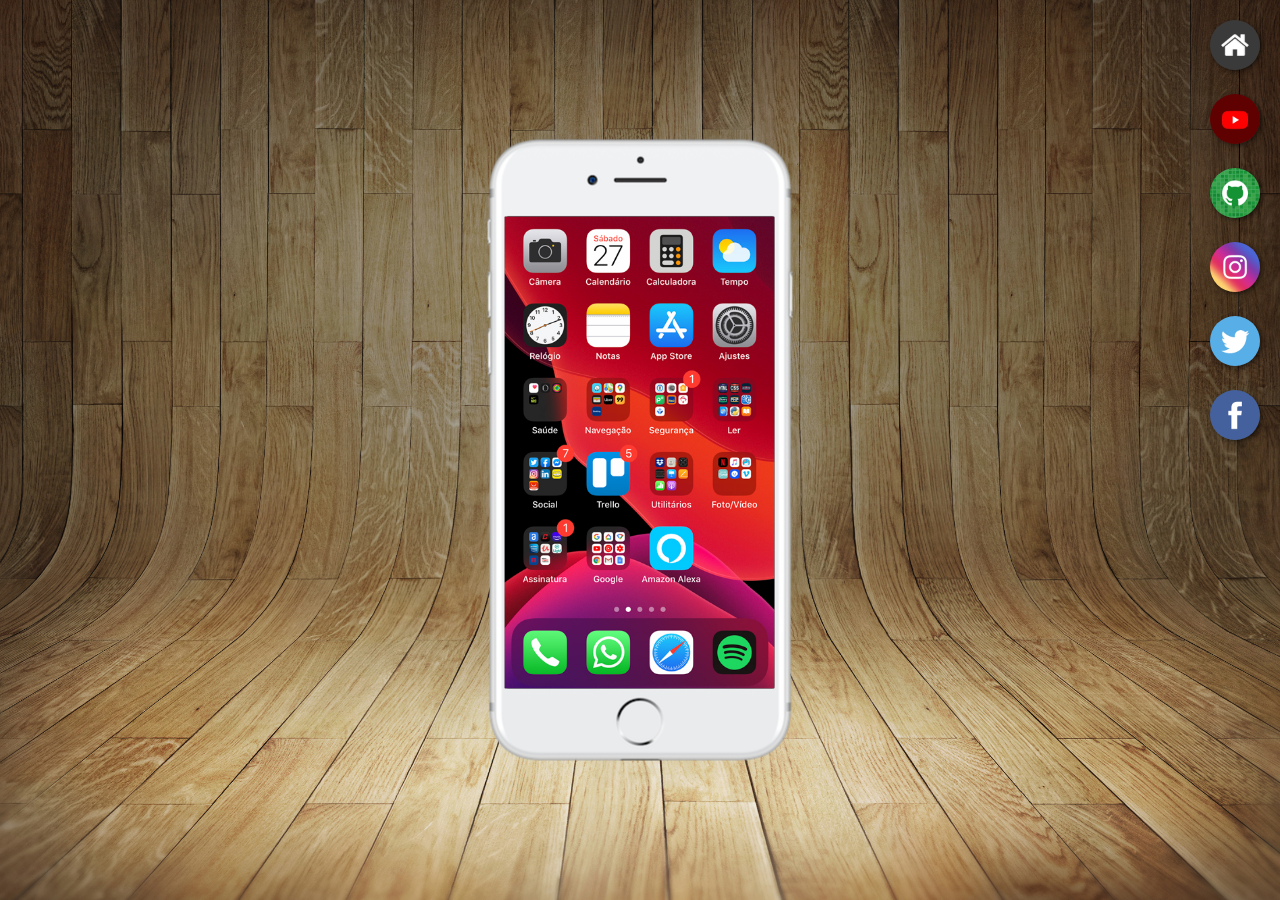
<file: index.html>
<!DOCTYPE html>
<html lang="en">

<head>
    <meta charset="UTF-8">
    <meta name="viewport" content="width=device-width, initial-scale=1.0">
    <title>Projetos Redes Sociais</title>
    <link rel="stylesheet" href="ex042.css">
    <link rel="shortcut icon" href="midias/favicon.ico" type="image/x-icon">
</head>

<body>
    <main>
        <section id="telefone">
            <iframe src="home.html" name="tela" id="tela" frameborder="0">Seu navegador não é compatível com esse site</iframe>
        </section>
        <section id="redes-sociais">
            <a href="home.html" target="tela" id="tela">
                <img src="midias/logo-home.jpg" alt="home">
            </a>
            <br>
            <a href="youtube.html" target="tela" id="tela">
                <img src="midias/logo-youtube.jpg" alt="youtube">
            </a>
            <br>
            <a href="github.html" target="tela" id="tela">
                <img src="midias/logo-github.jpg" alt="github">
            </a>
            <br>
            <a href="instagram.html" target="tela" id="tela">
                <img src="midias/logo-instagram.jpg" alt="instagram">
            </a>
            <br>
            <a href="twitter.html" target="tela" id="tela">
                <img src="midias/logo-twitter.jpg" alt="twitter">
            </a>
            <br>
            <a href="facebook.html" target="tela" id="tela">
                <img src="midias/logo-facebook.jpg" alt="facebook">
            </a>
        </section>
    </main>
</body>

</html>
</file>
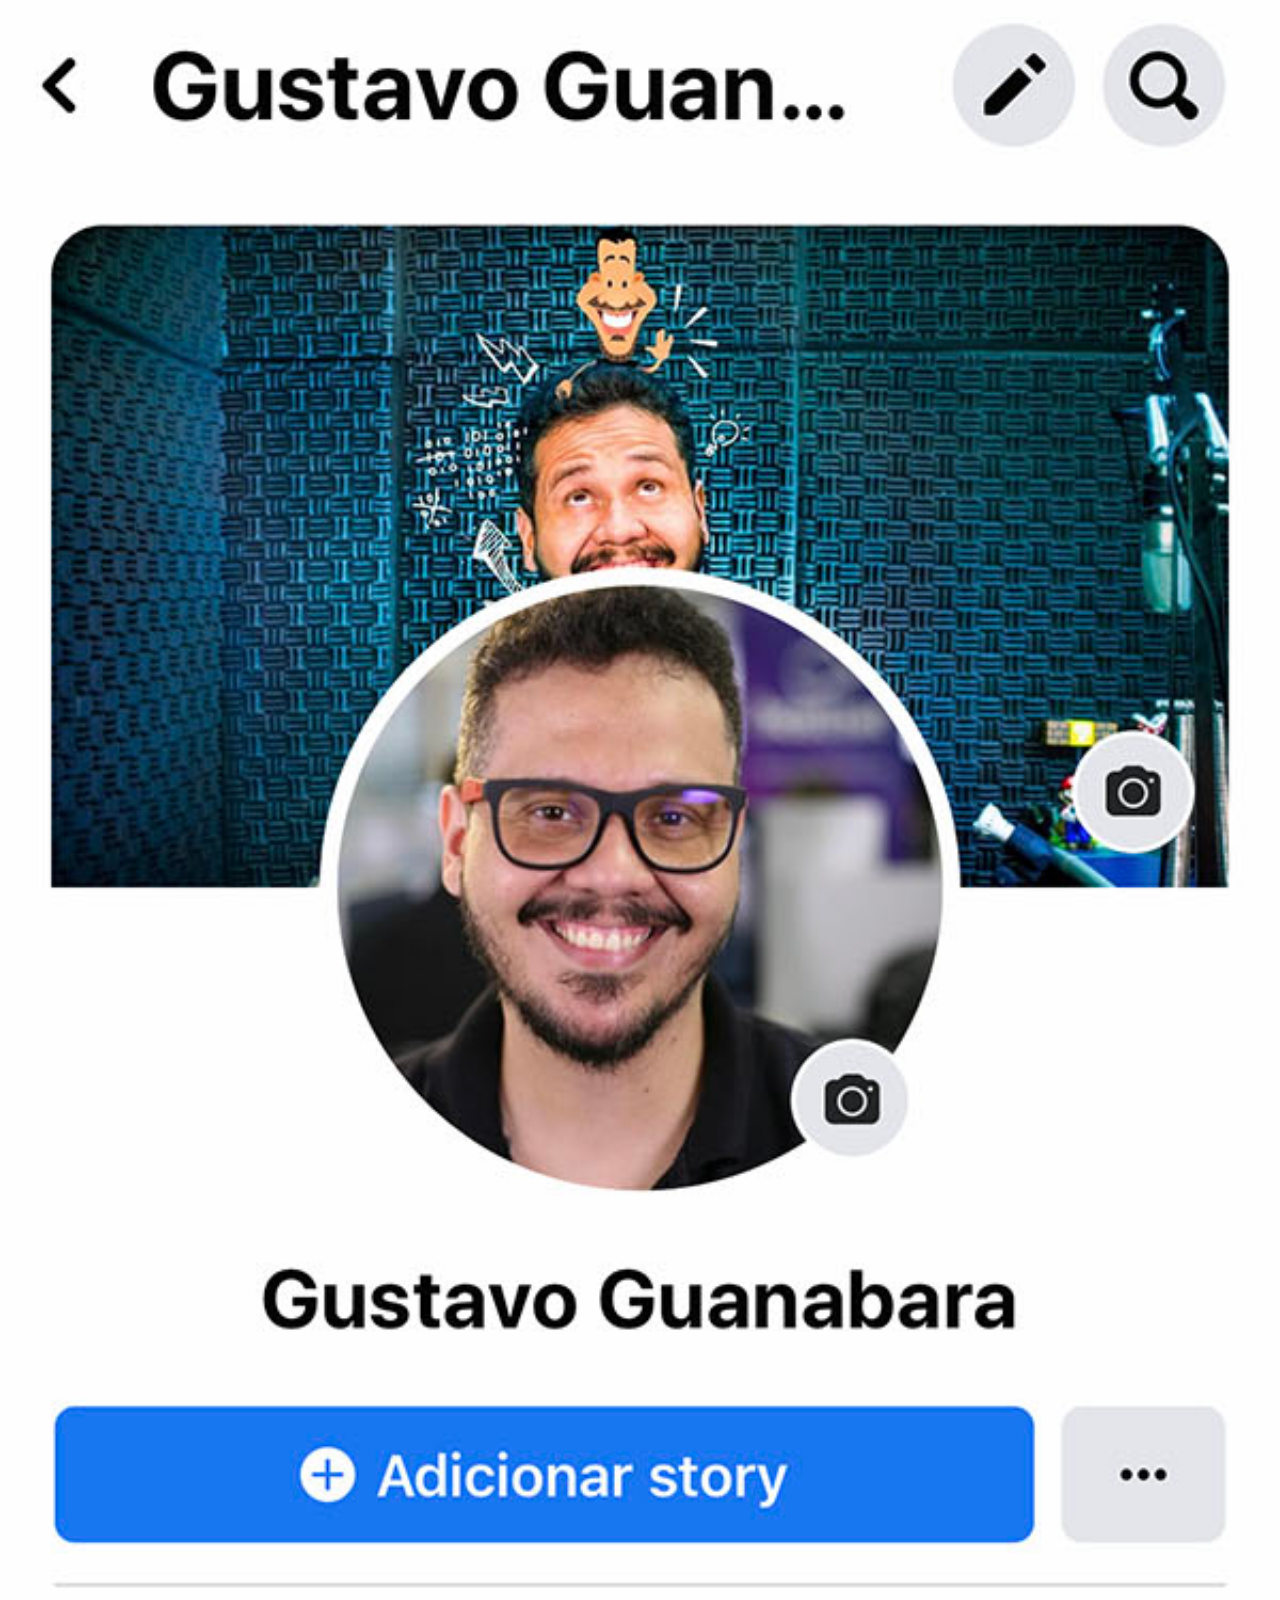
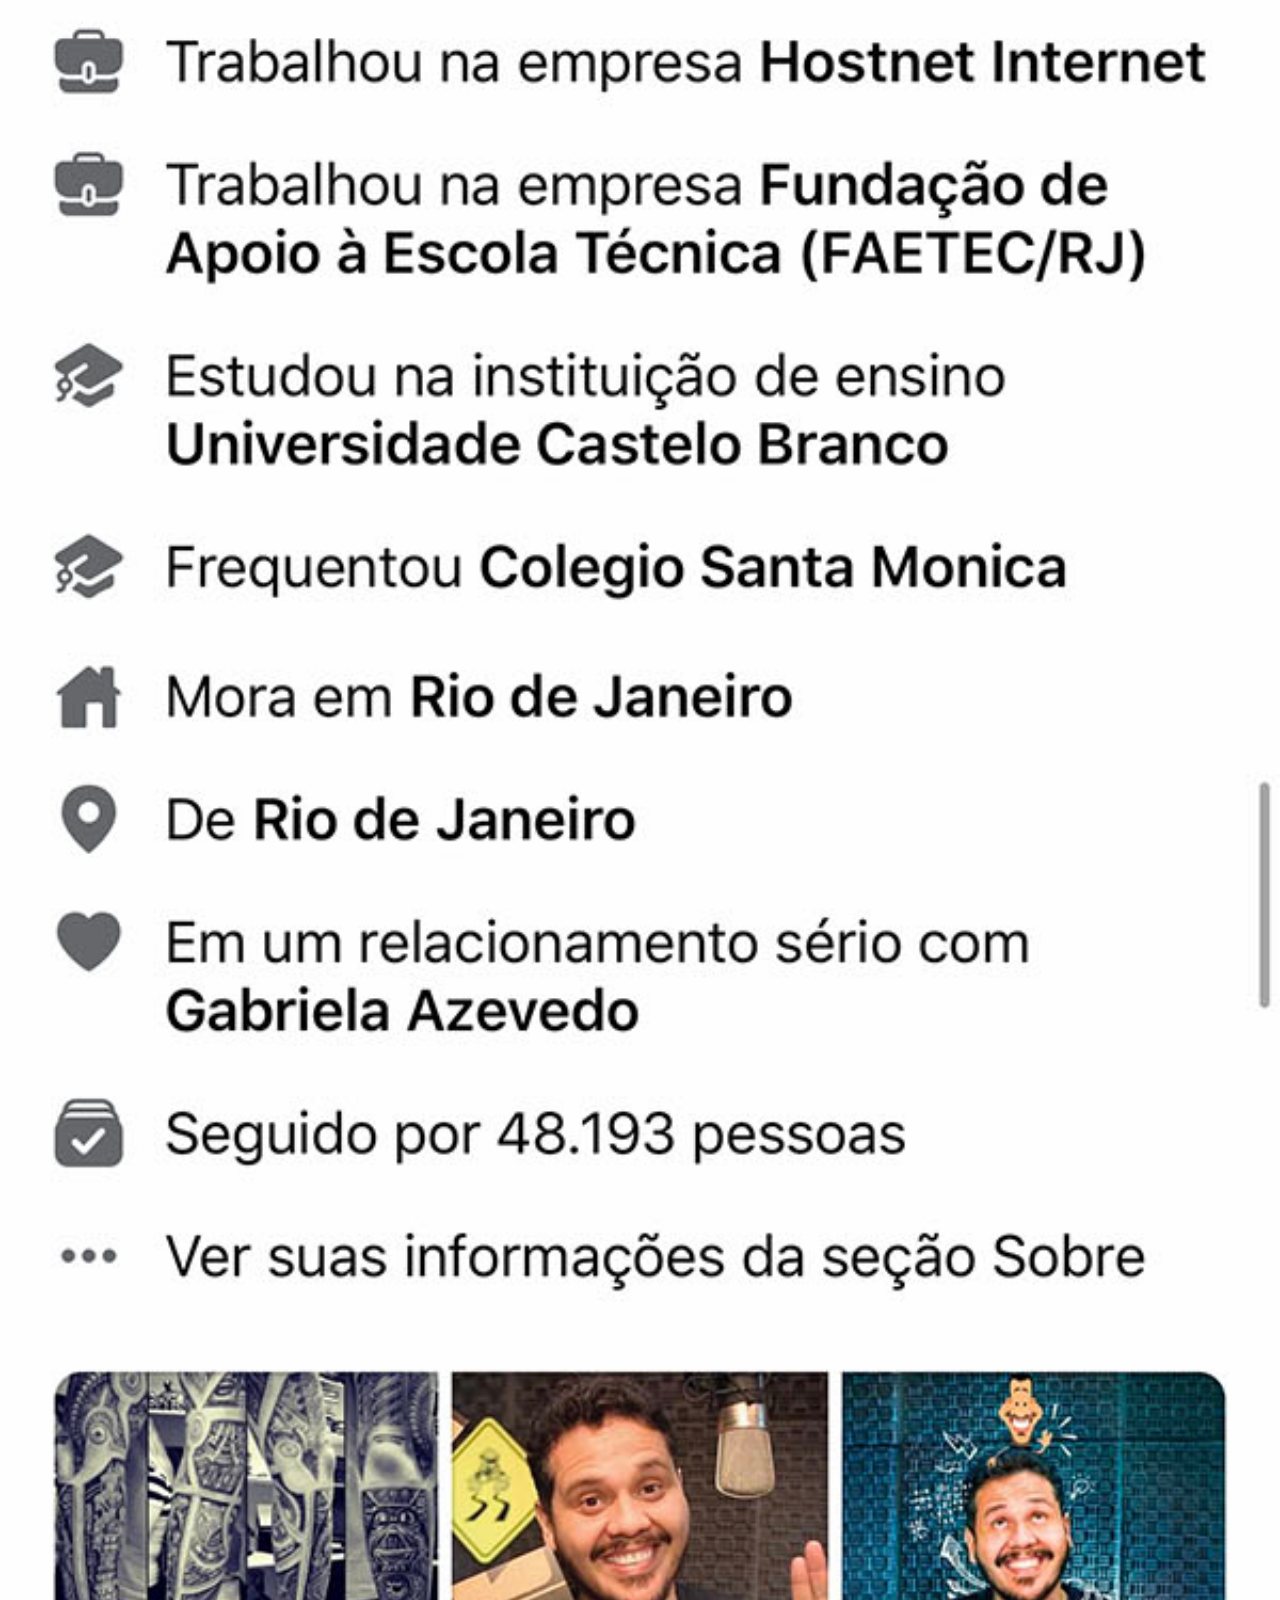
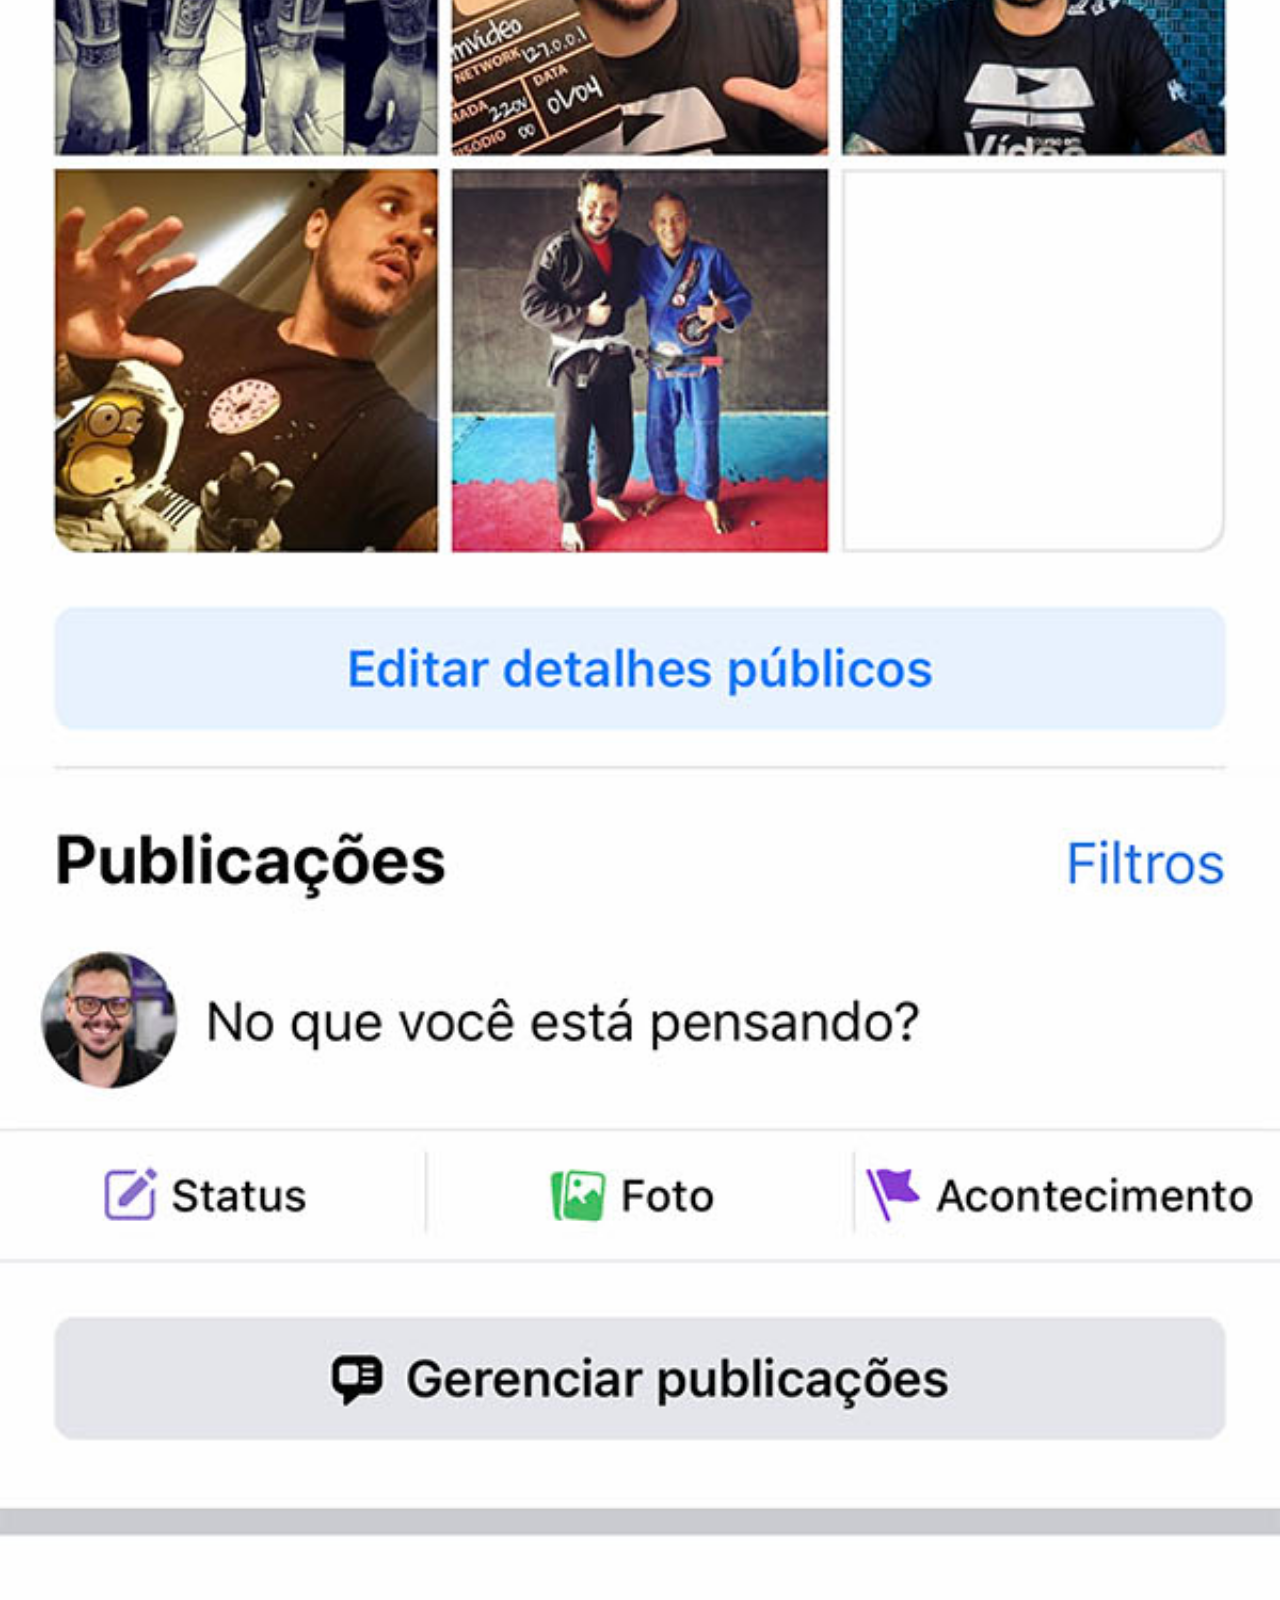
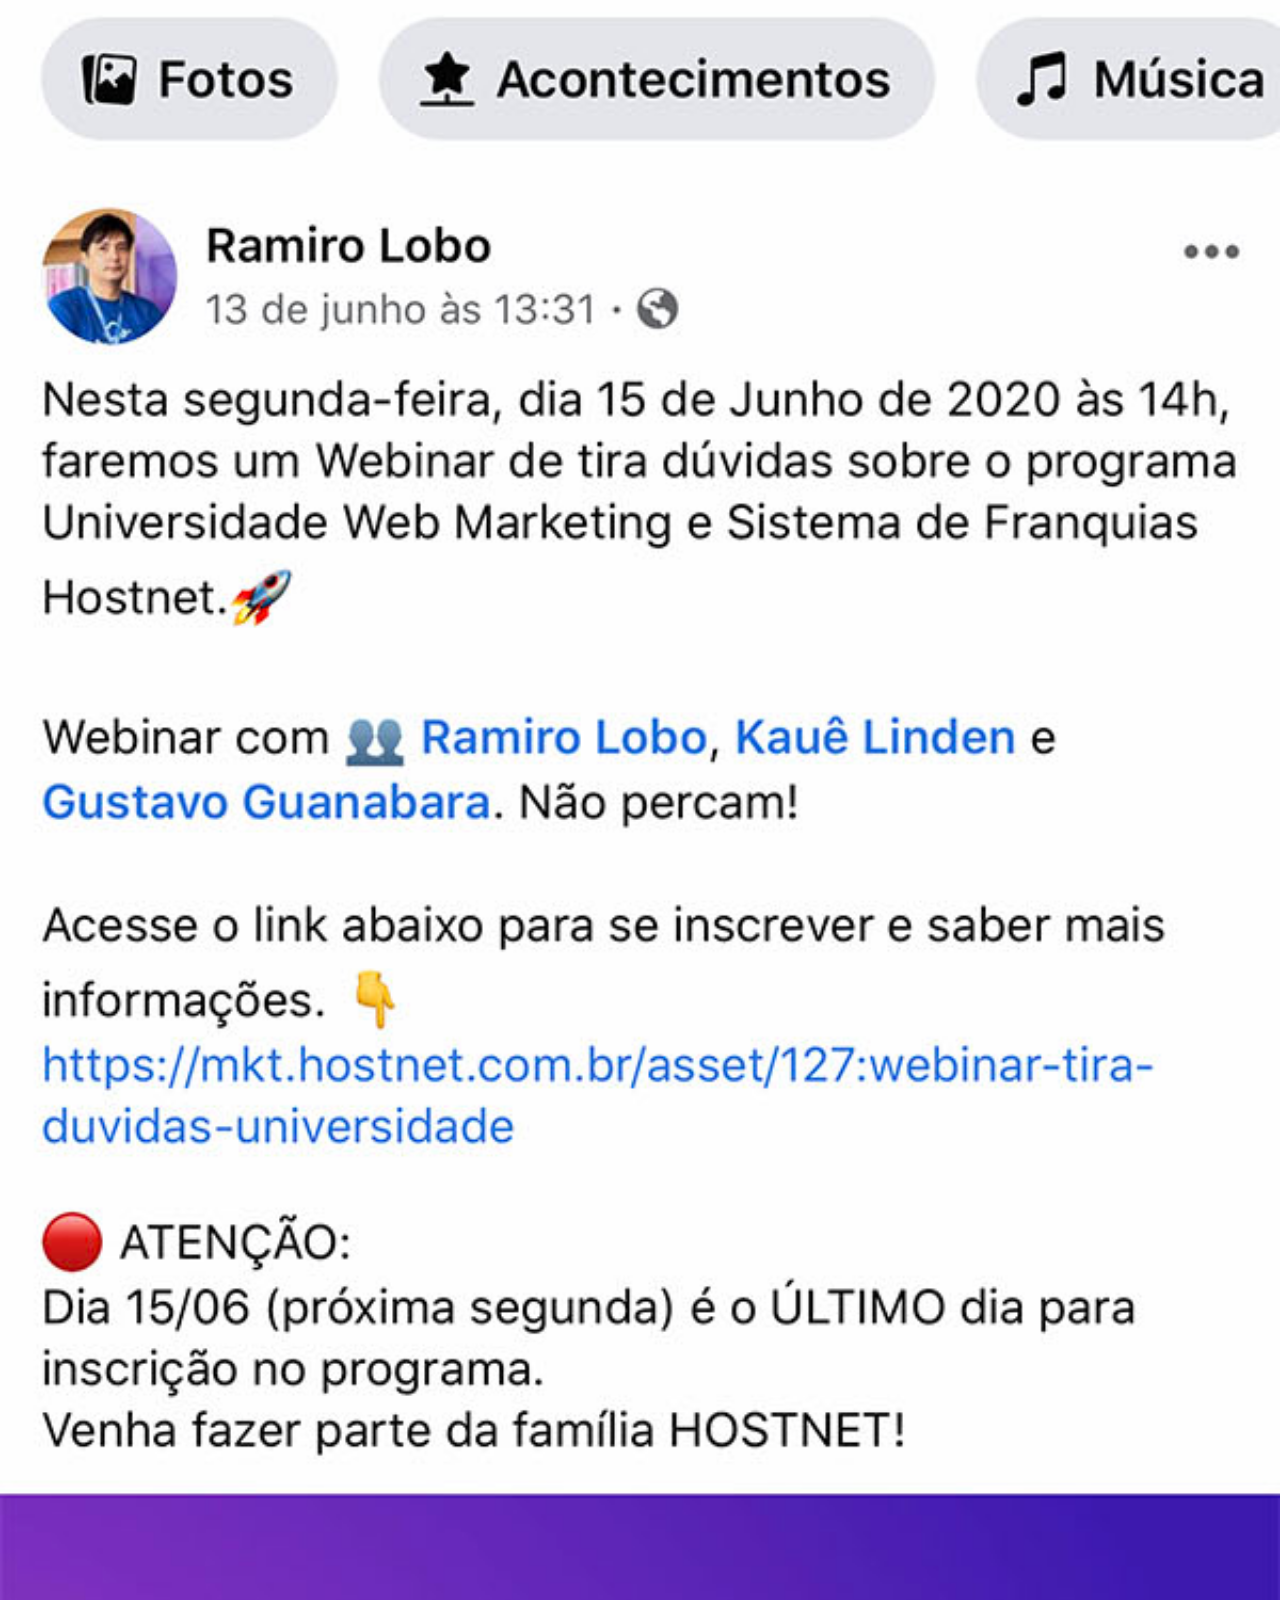
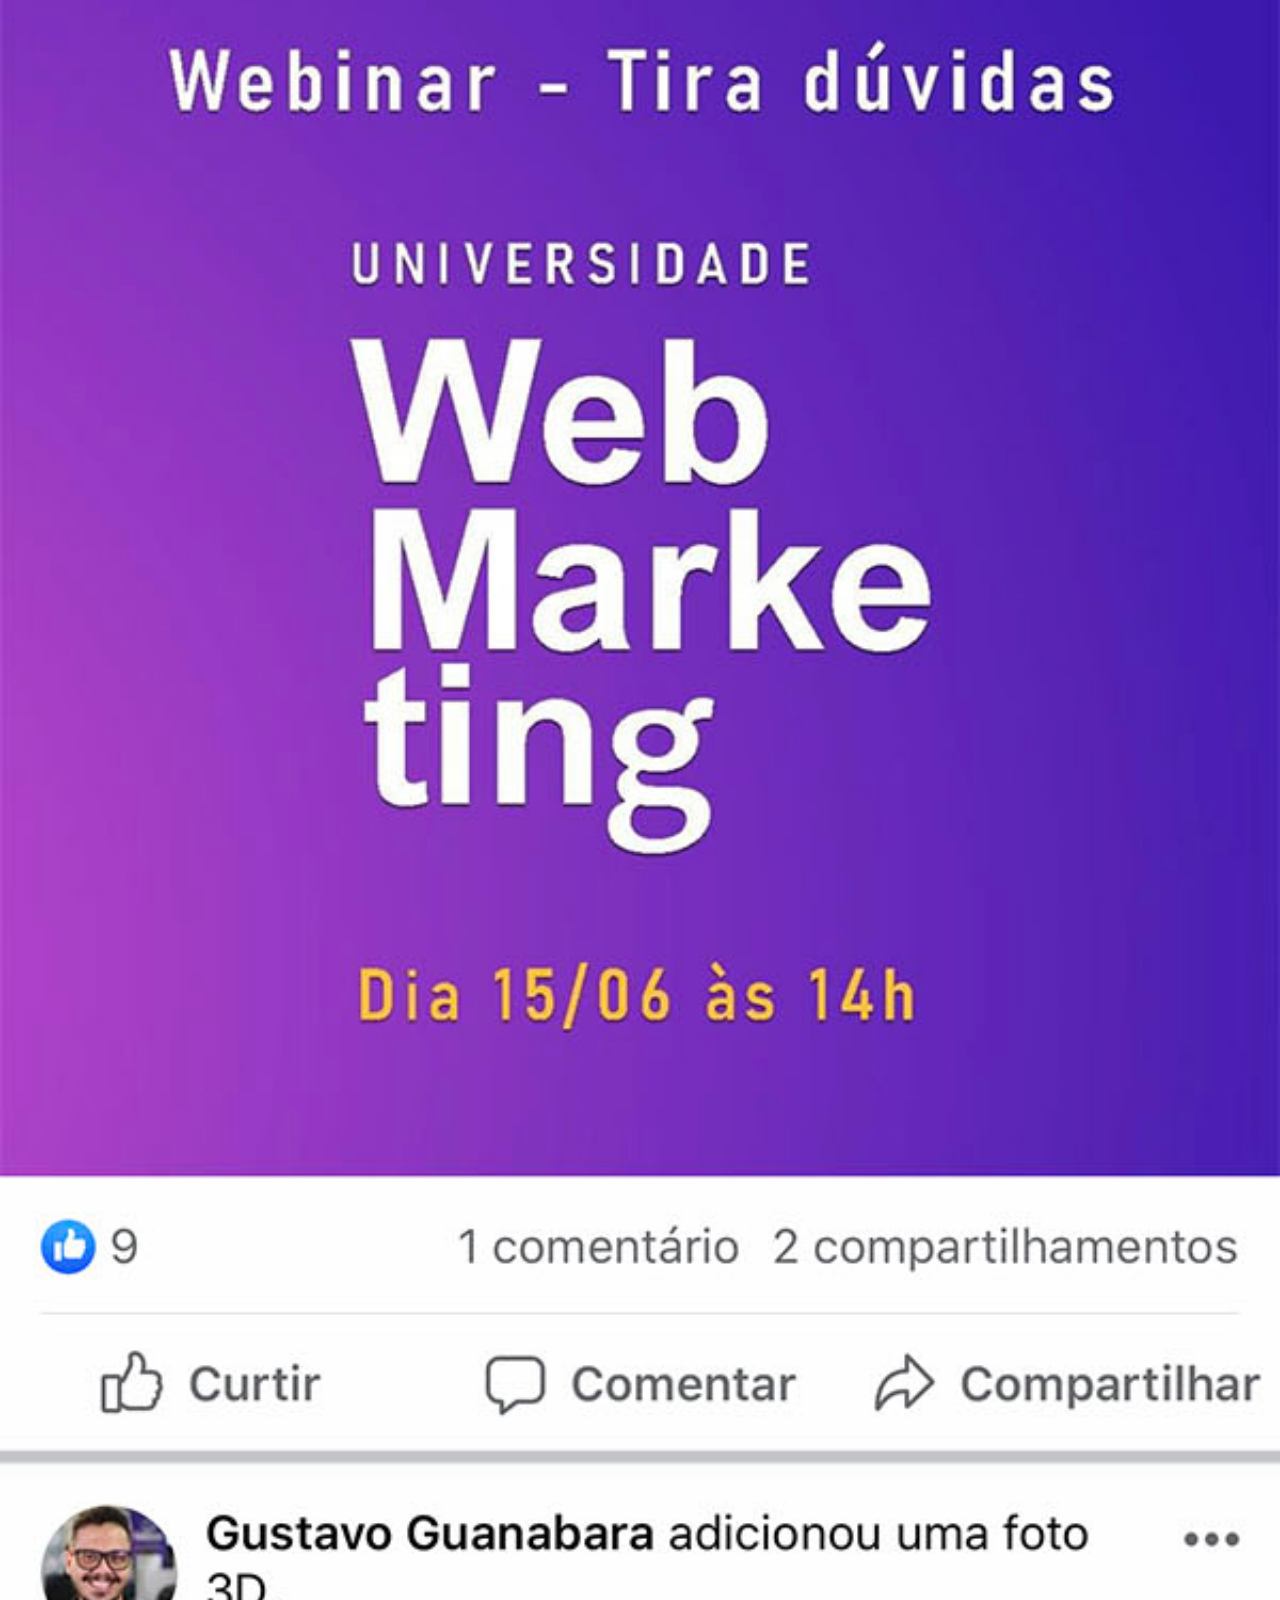
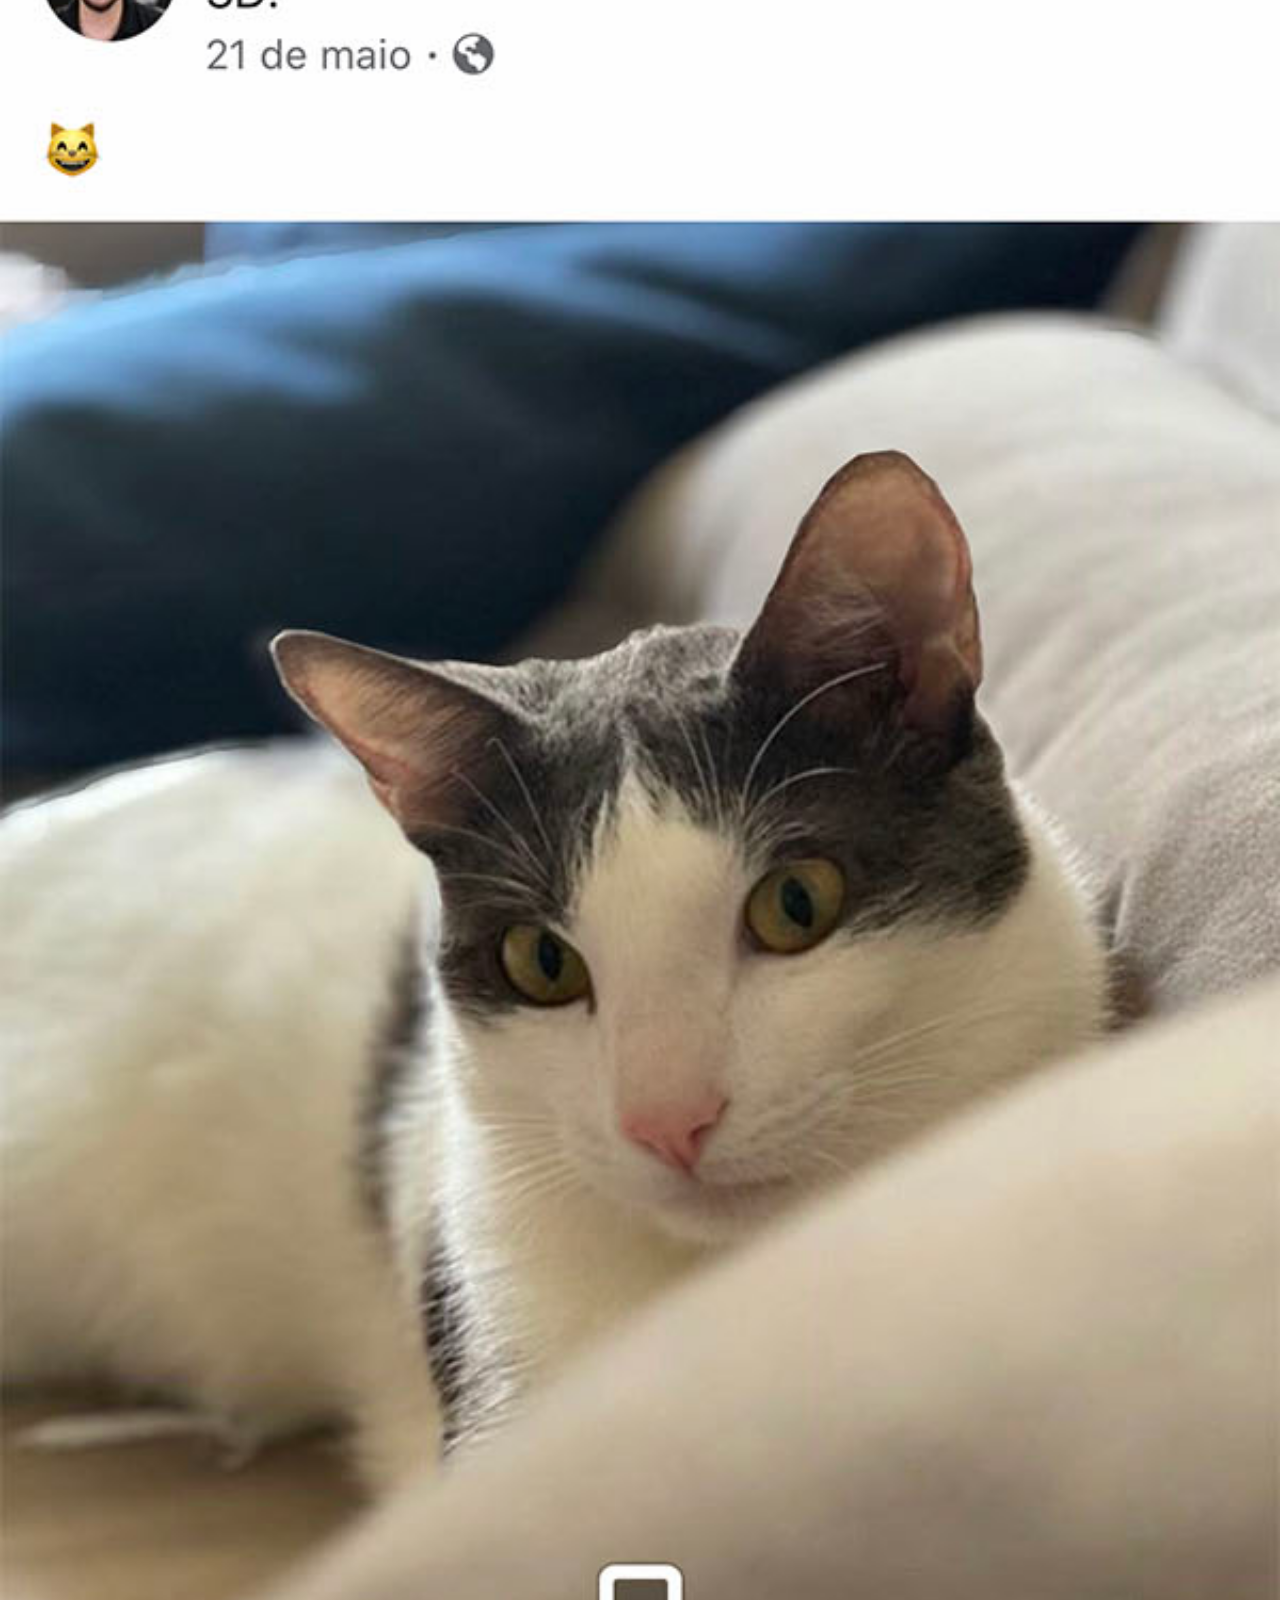
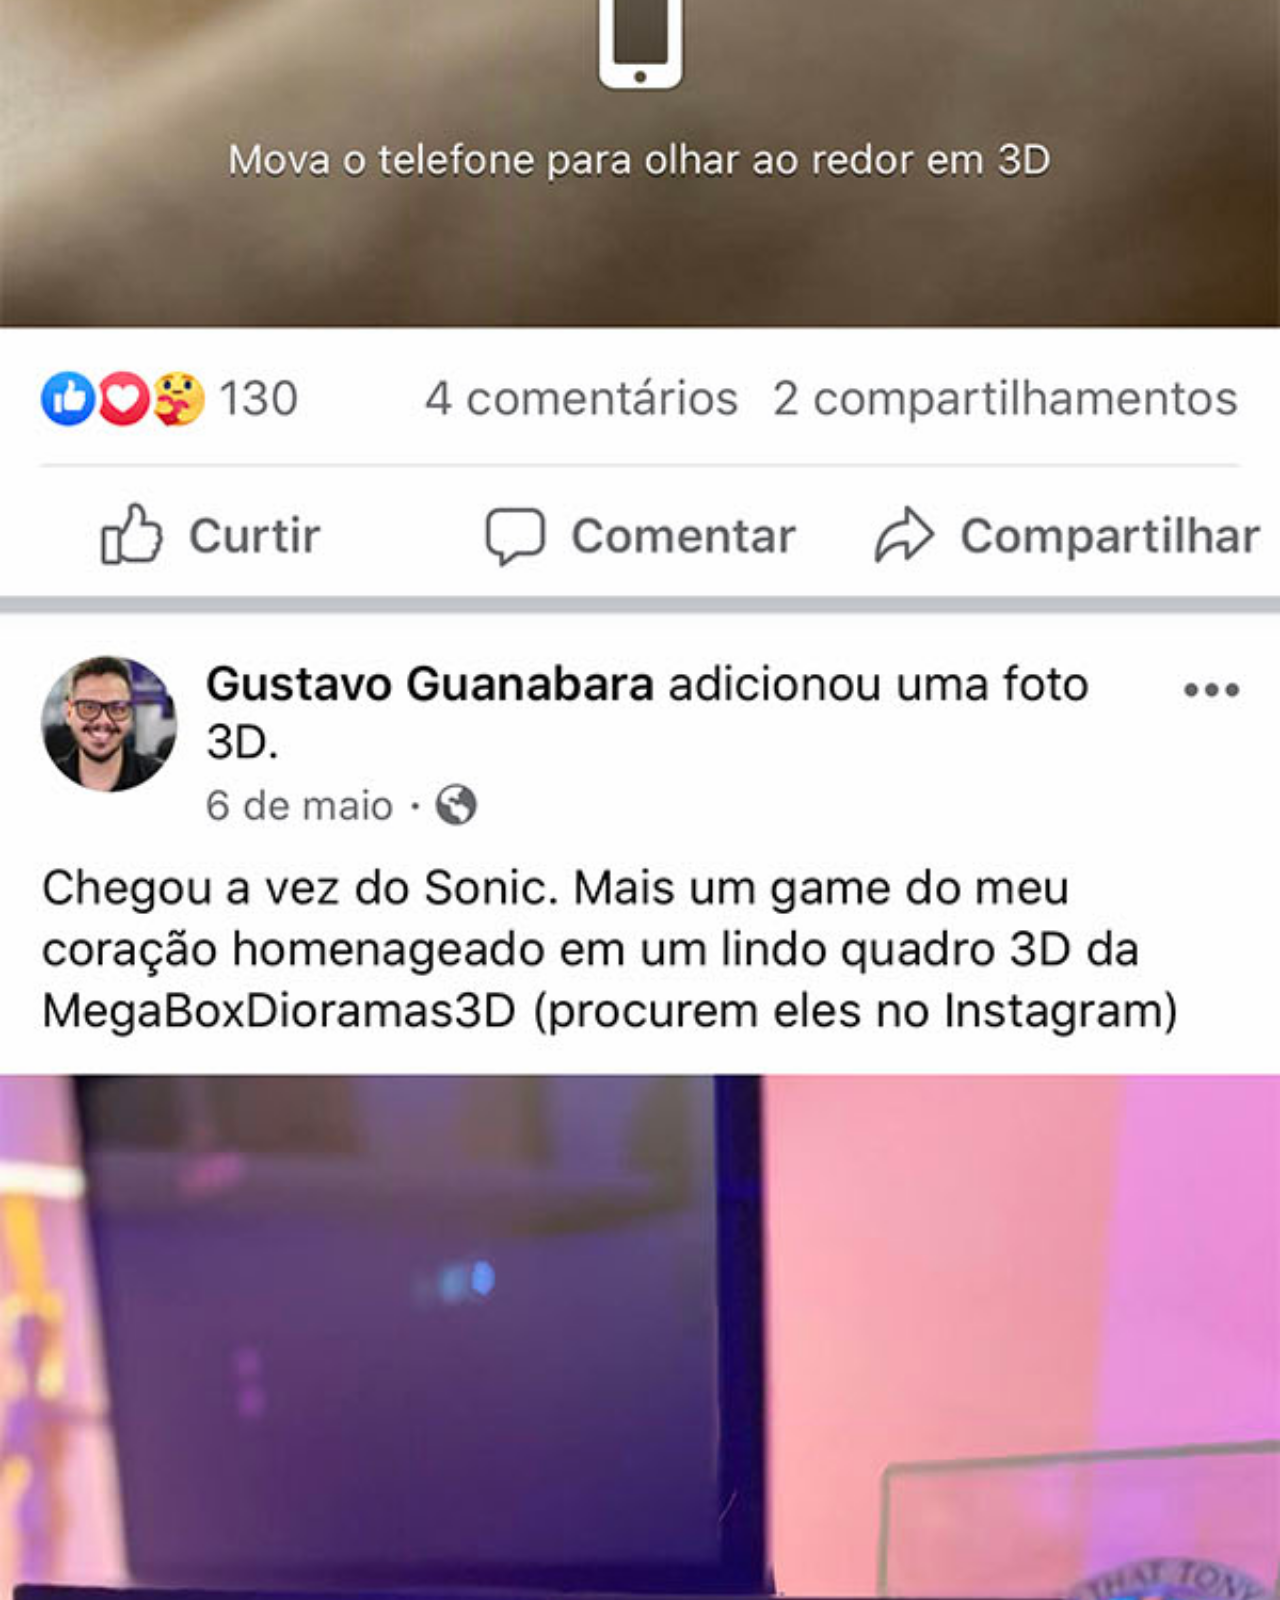
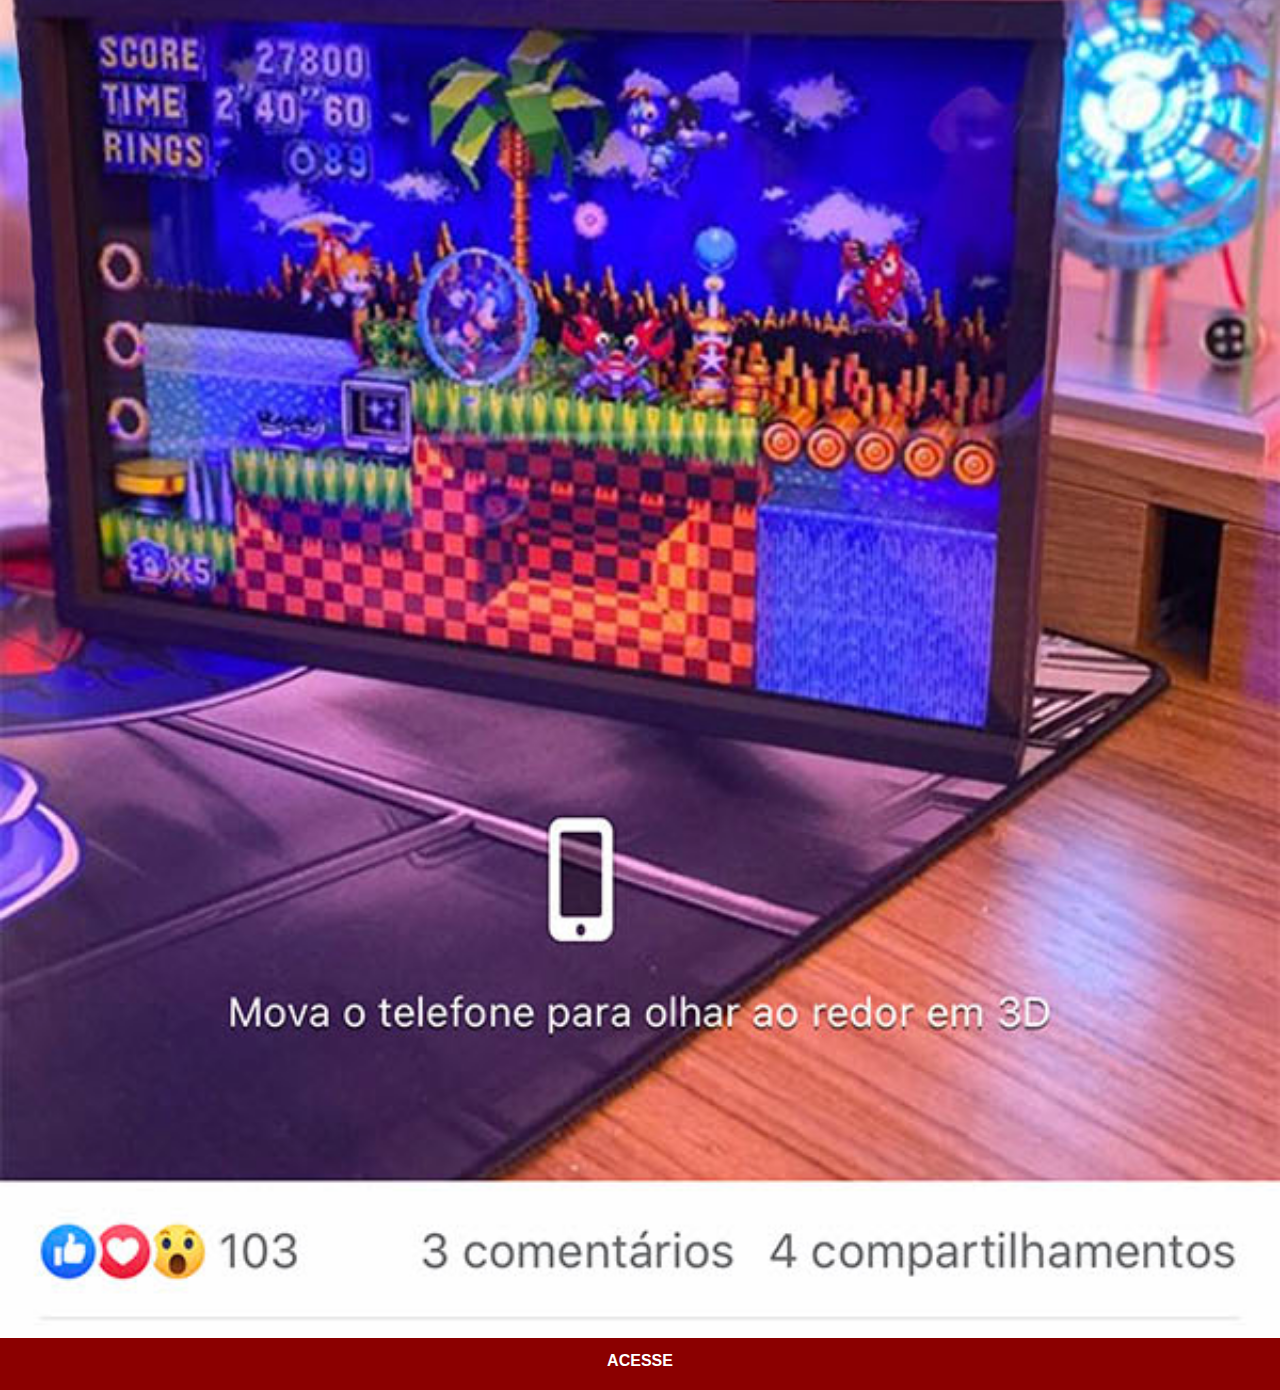
<file: facebook.html>
<!DOCTYPE html>
<html lang="pt-br">
<head>
    <meta charset="UTF-8">
    <meta name="viewport" content="width=device-width, initial-scale=1.0">
    <title>facebook</title>
    <link rel="stylesheet" href="socials.css">
</head>
<body>
    <img src="midias/tela-facebook.jpg" alt="Facebook">

    <a href="https://www.facebook.com/gustavoguanabara" target="_blank">ACESSE</a>
</body>
</html>
</file>
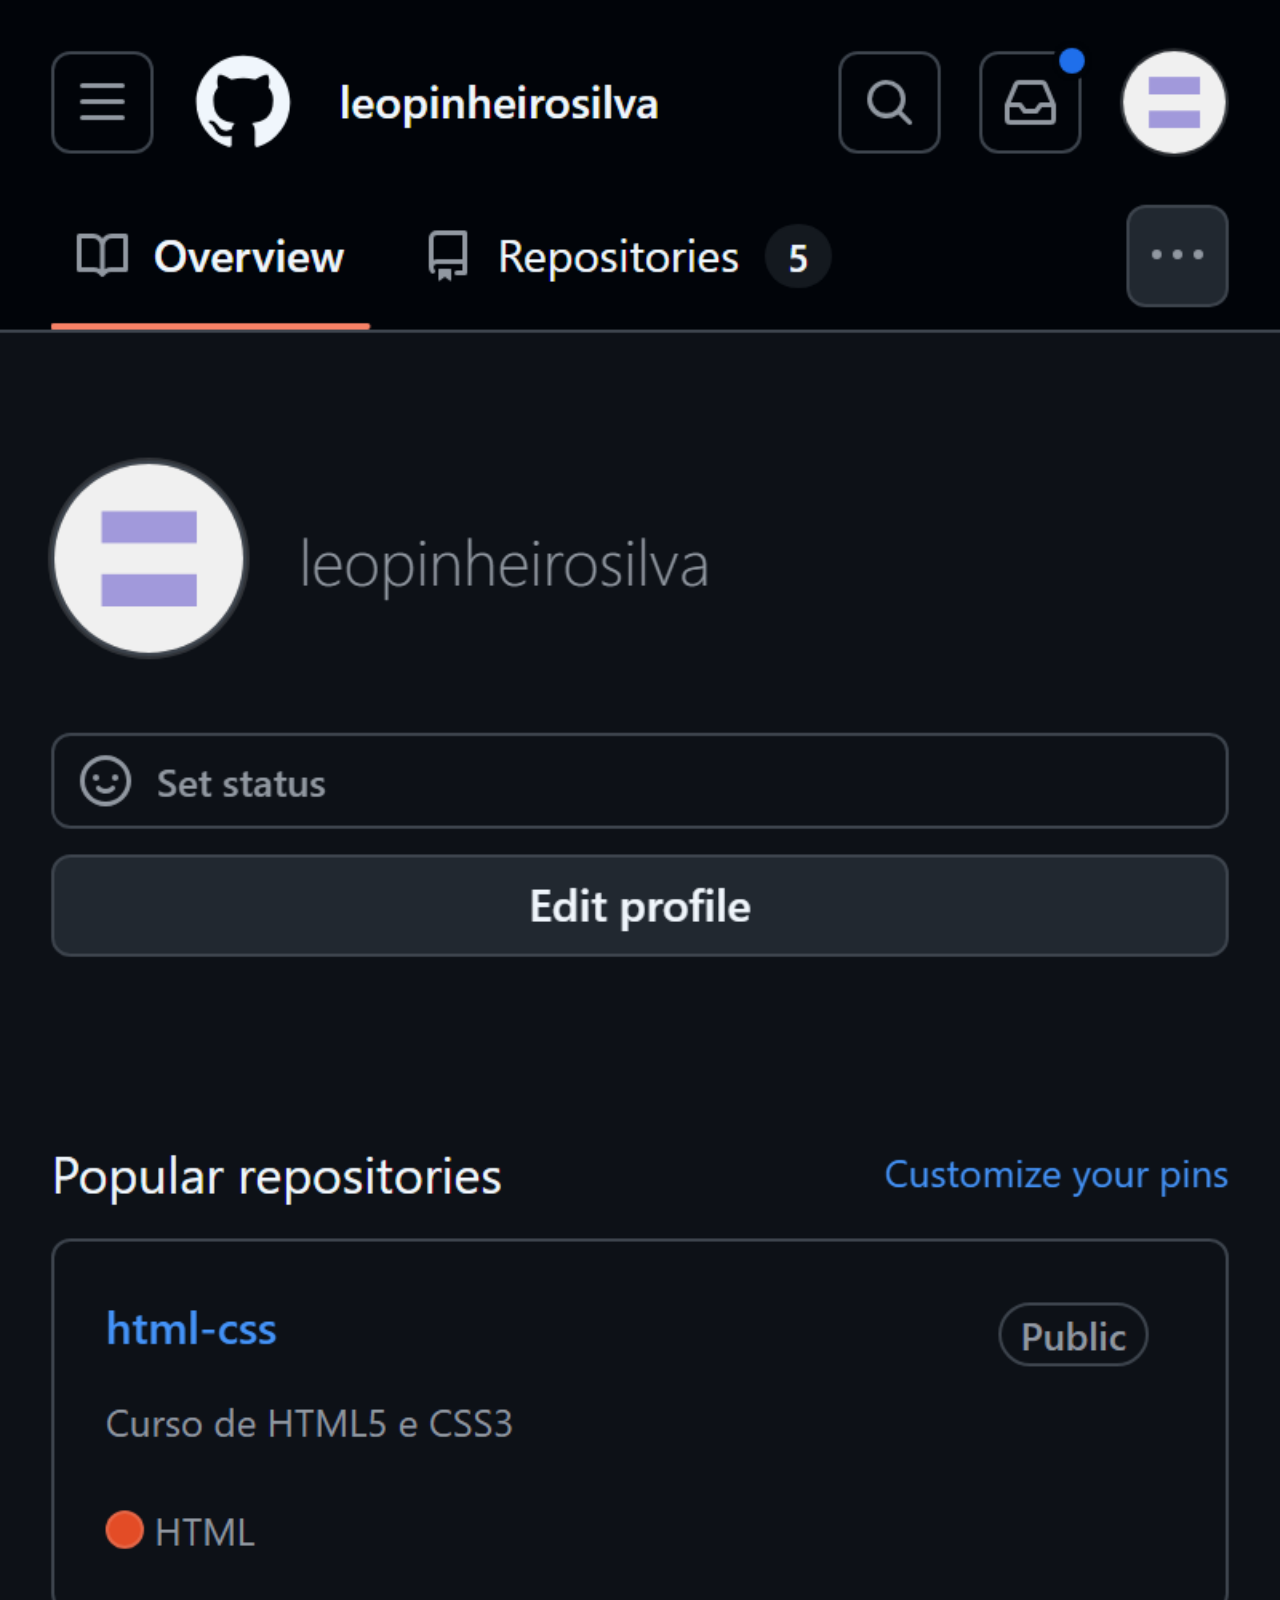
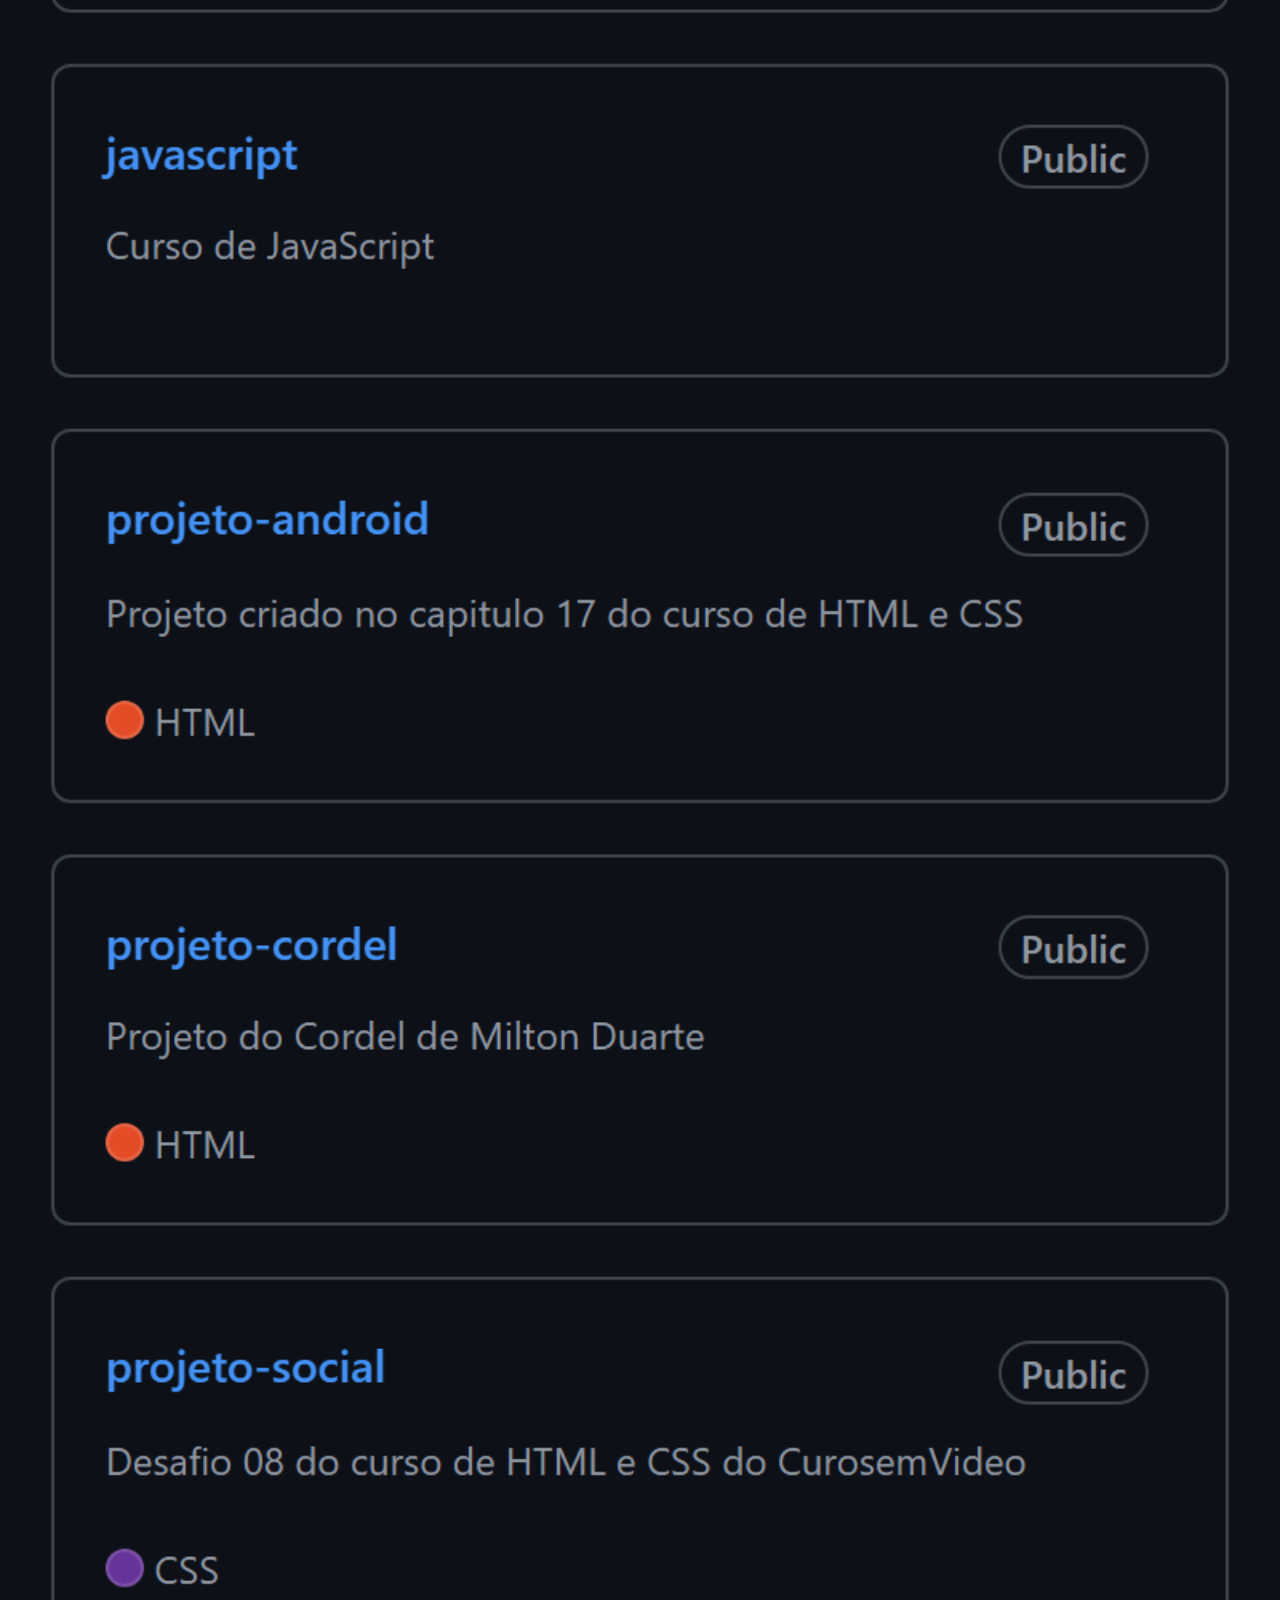
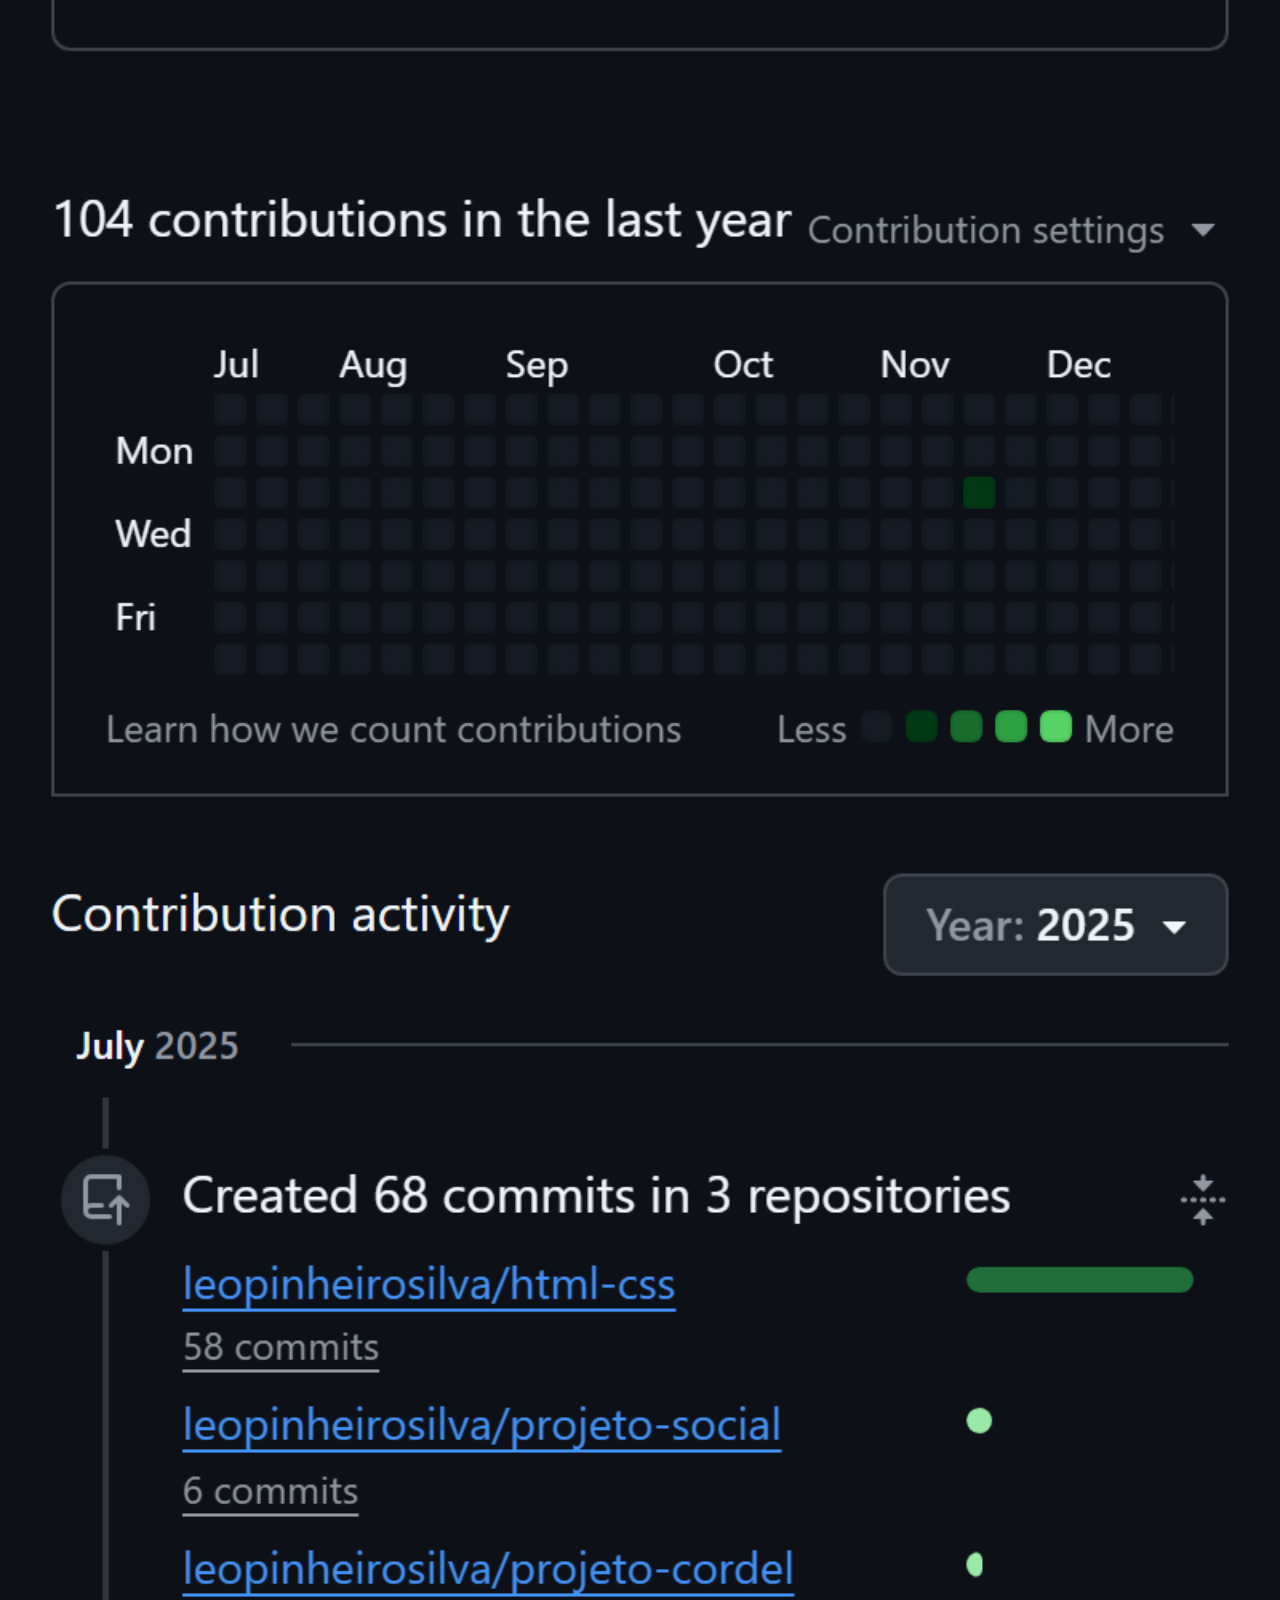
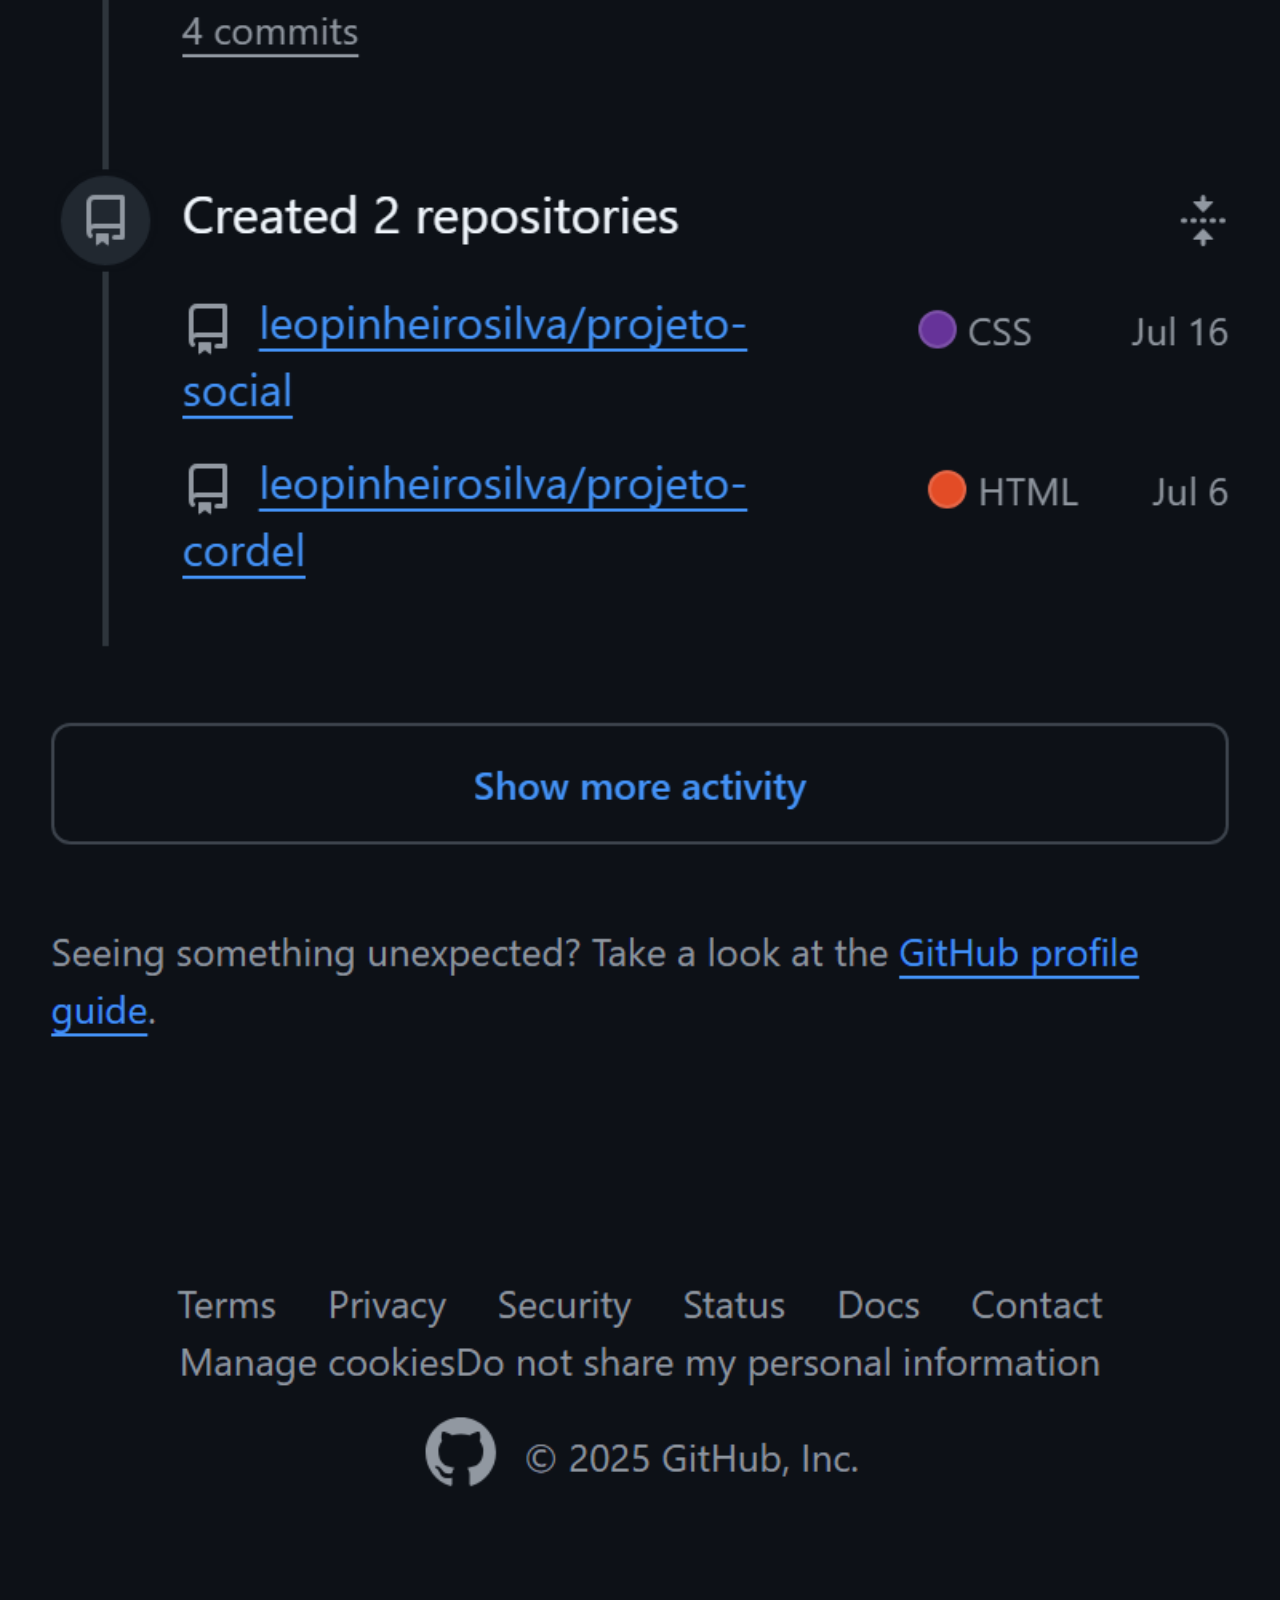
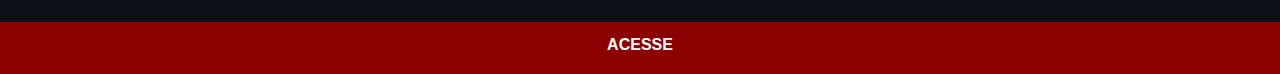
<file: github.html>
<!DOCTYPE html>
<html lang="pt-br">
<head>
    <meta charset="UTF-8">
    <meta name="viewport" content="width=device-width, initial-scale=1.0">
    <title>GitHub</title>
    <link rel="stylesheet" href="socials.css">
</head>
<body>
    <img src="midias/tela-github.png" alt="github">

    <a href="https://github.com/gustavoguanabara" target="_blank">ACESSE</a>
</body>
</html>
</file>
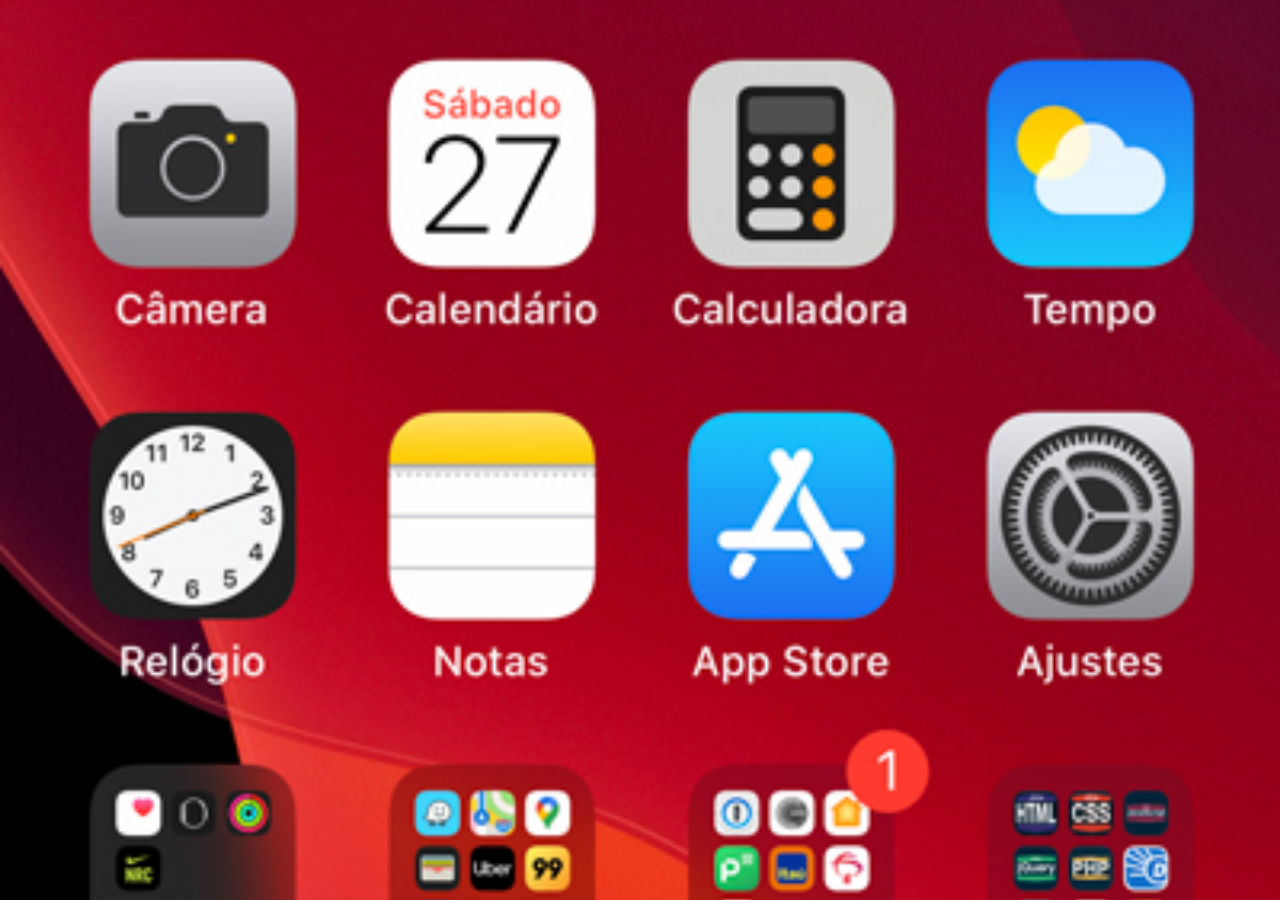
<file: home.html>
<!DOCTYPE html>
<html lang="pt-br">
<head>
    <meta charset="UTF-8">
    <meta name="viewport" content="width=device-width, initial-scale=1.0">
    <title>Home</title>
    <style>
        *{
            margin: 0px;
            padding: 0px;
        }
        body{
            height: 100vh;
            width: 100vw;
            background: black url(midias/tela-home.jpg);
            background-position: top center;
            background-repeat: no-repeat;
            background-size: cover;
        }
    </style>
</head>
<body>
    
</body>
</html>
</file>
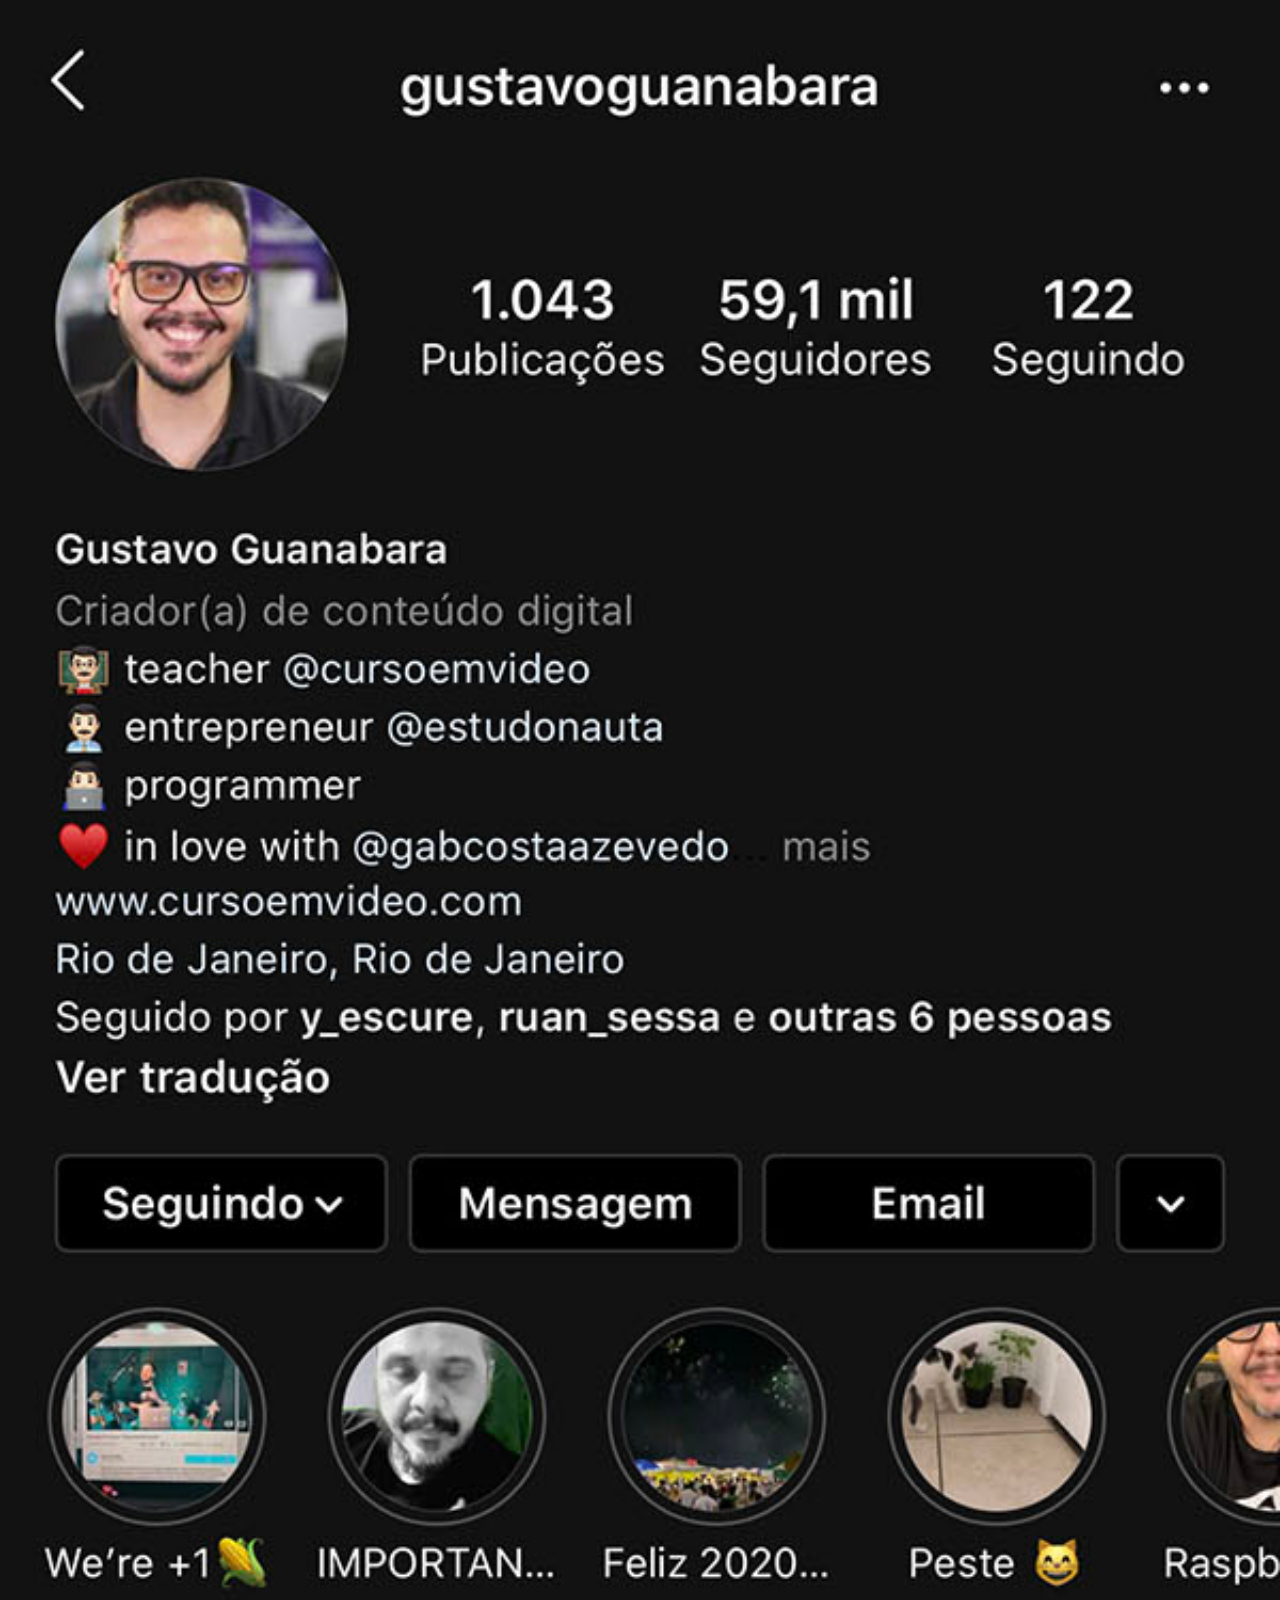
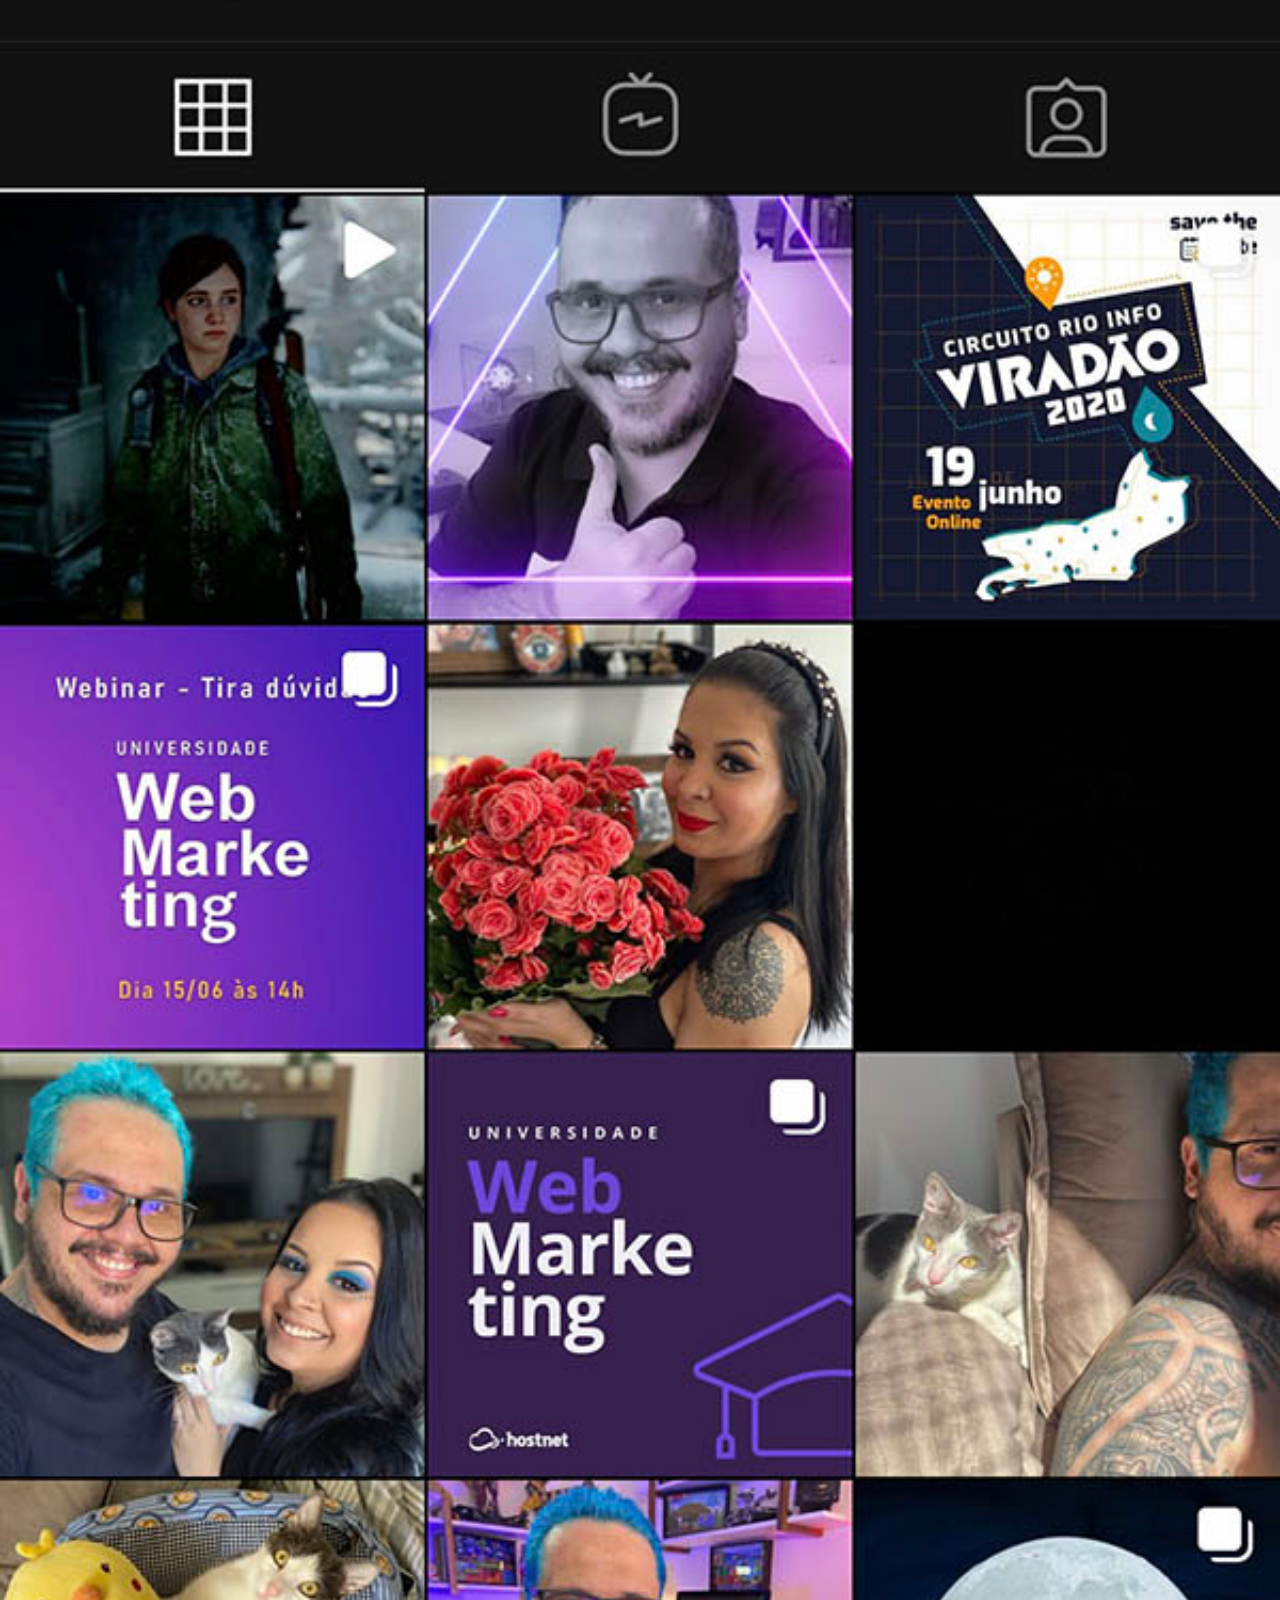
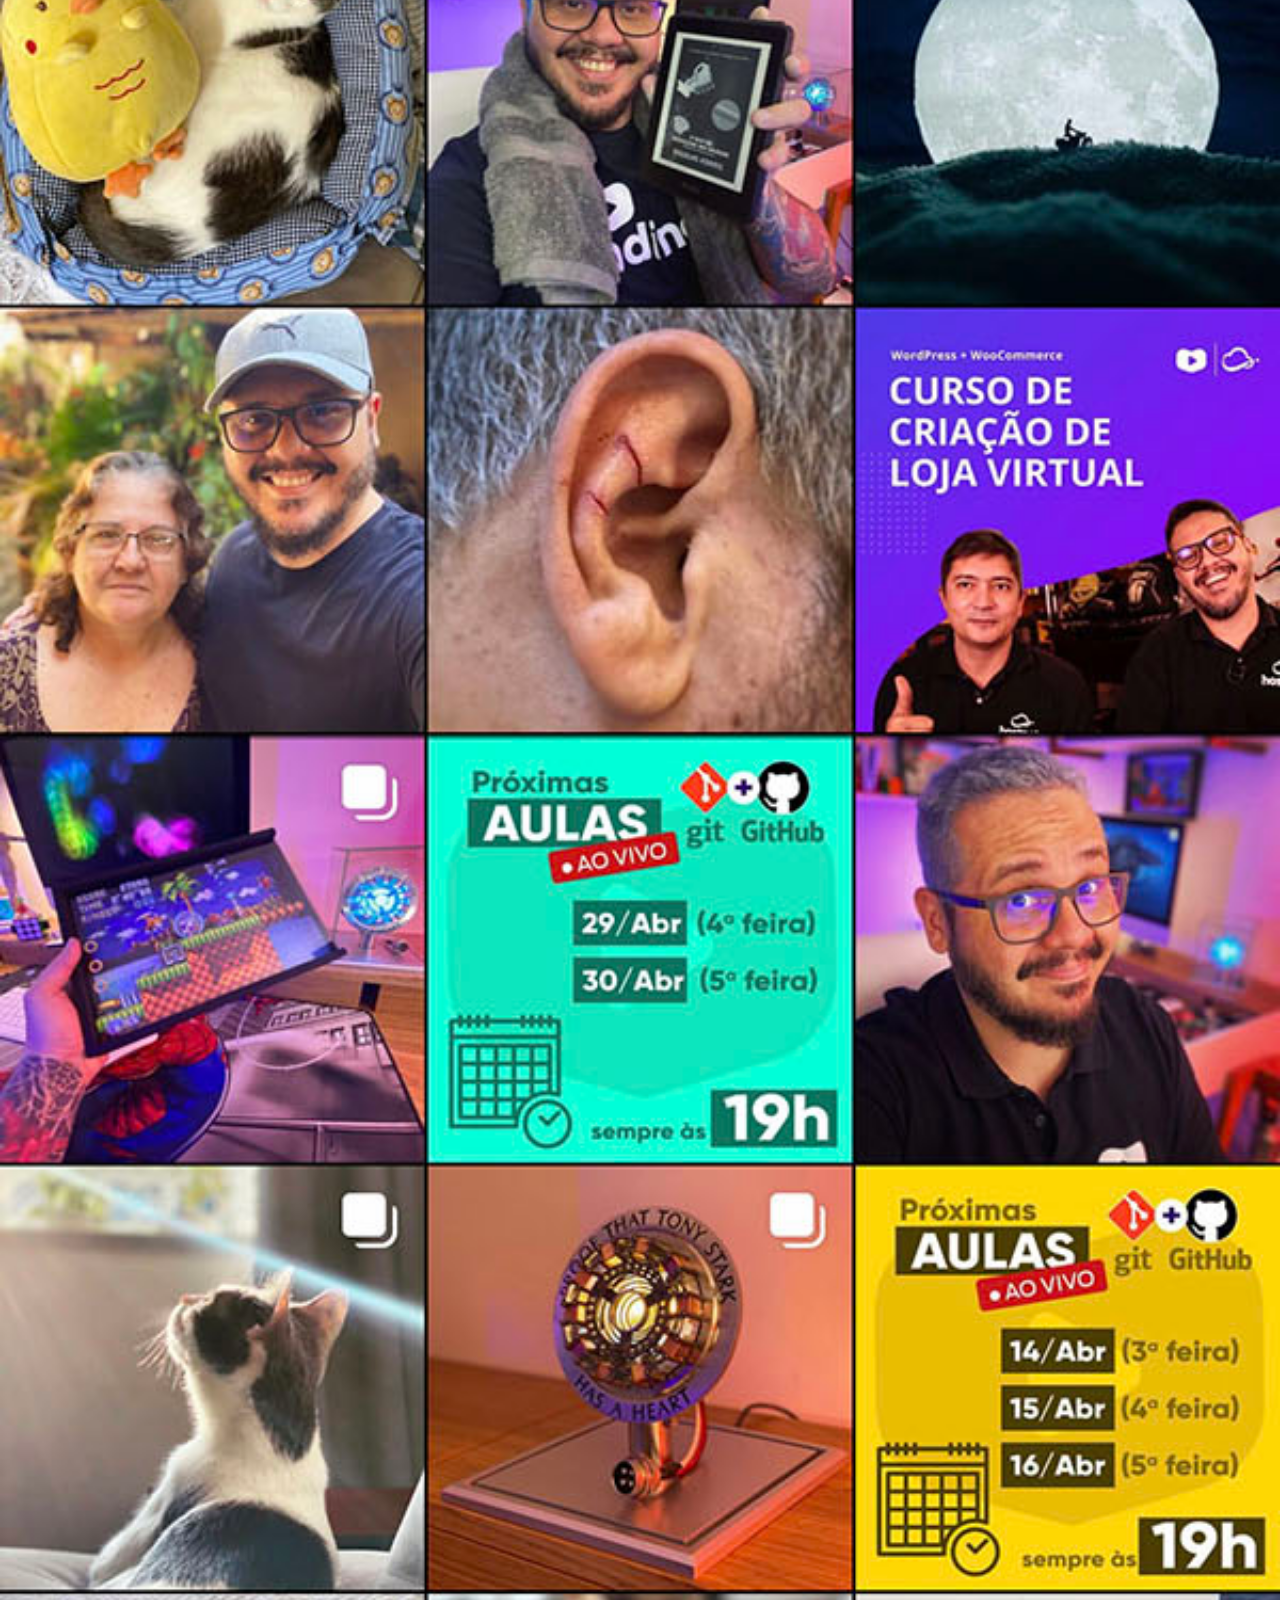
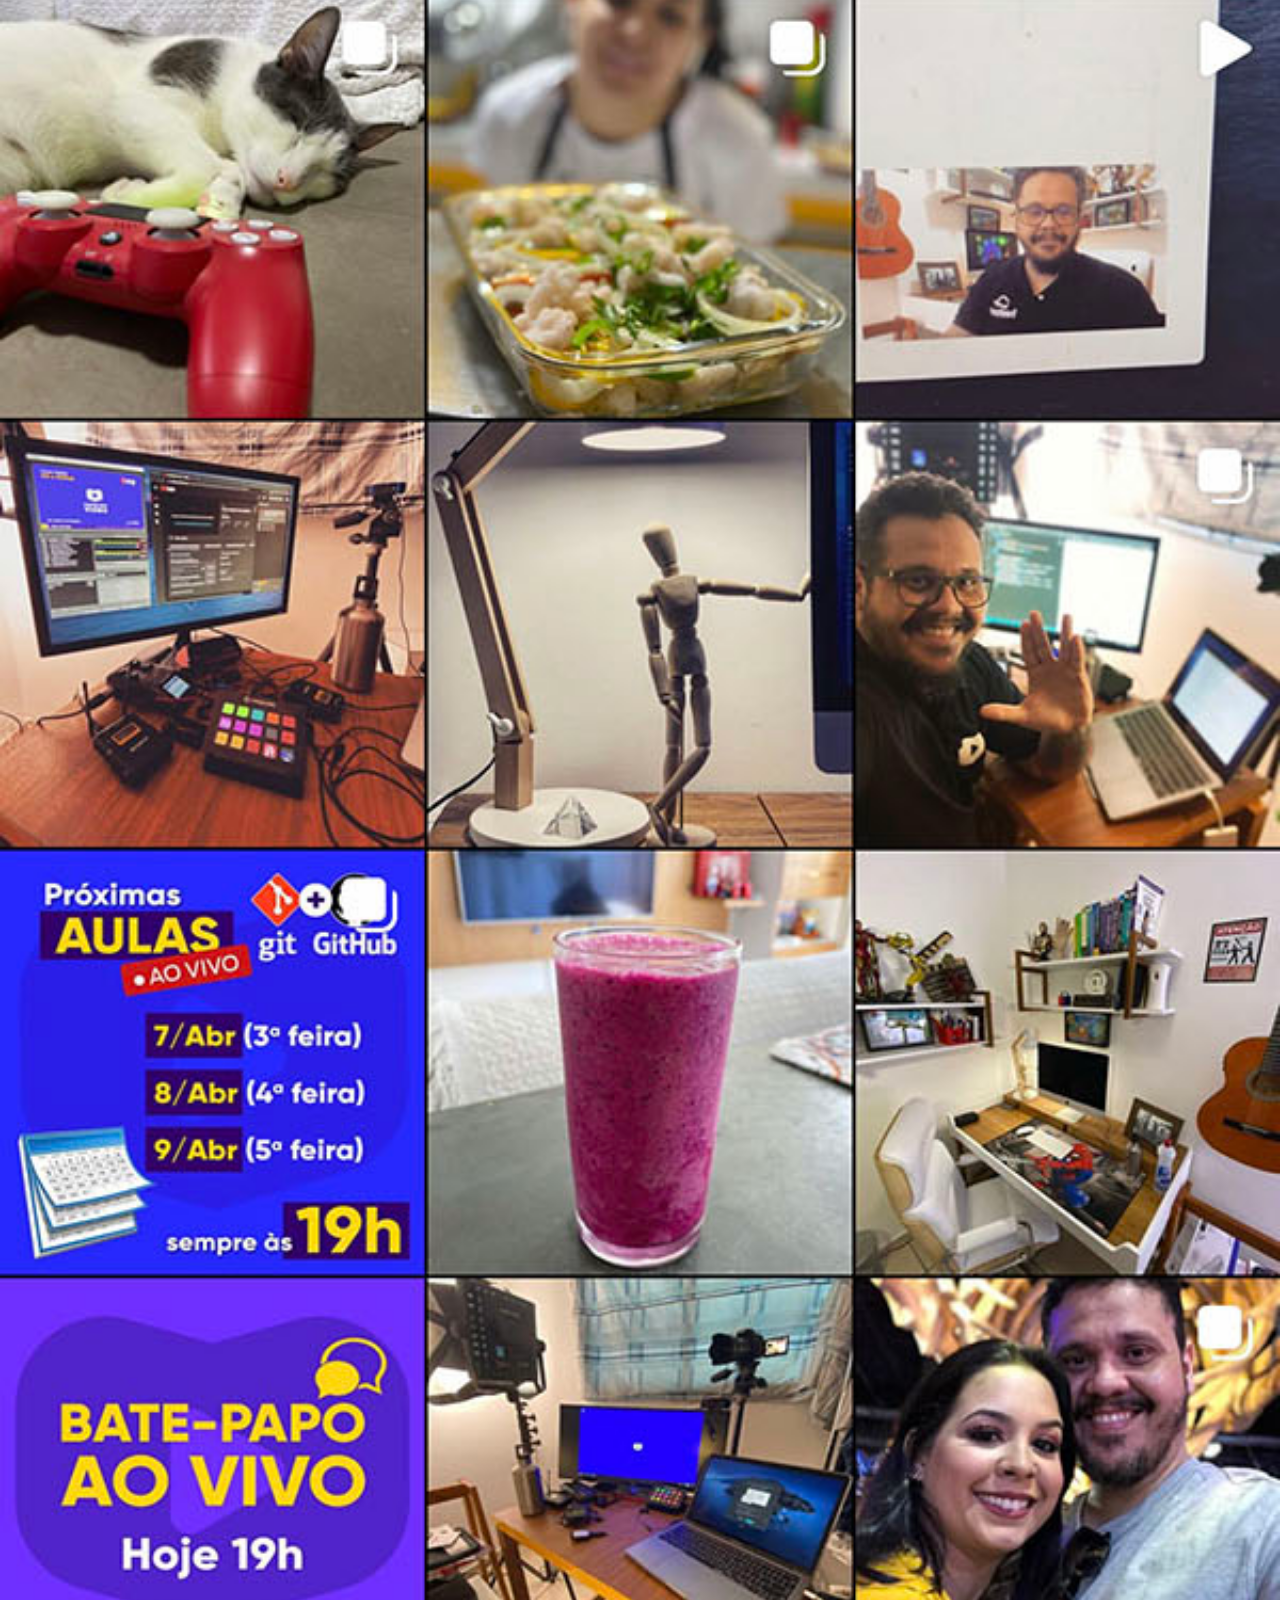
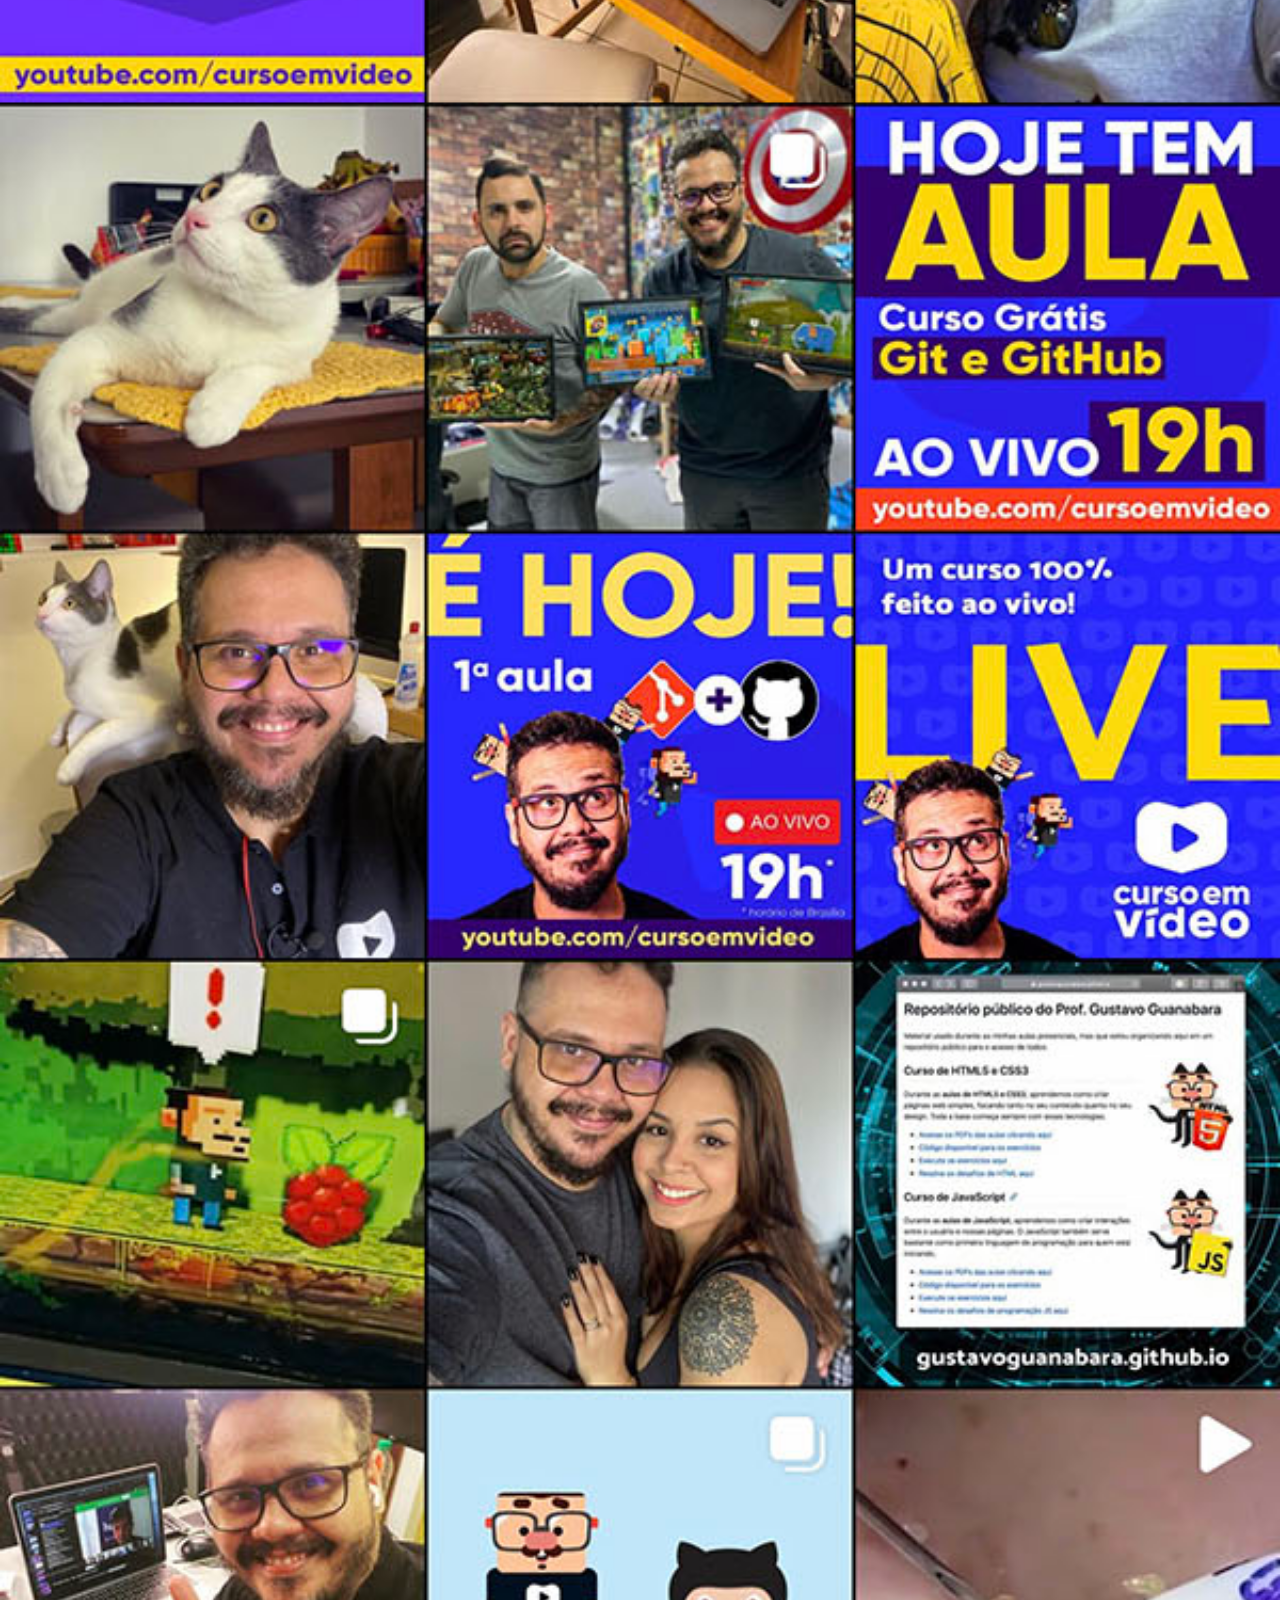
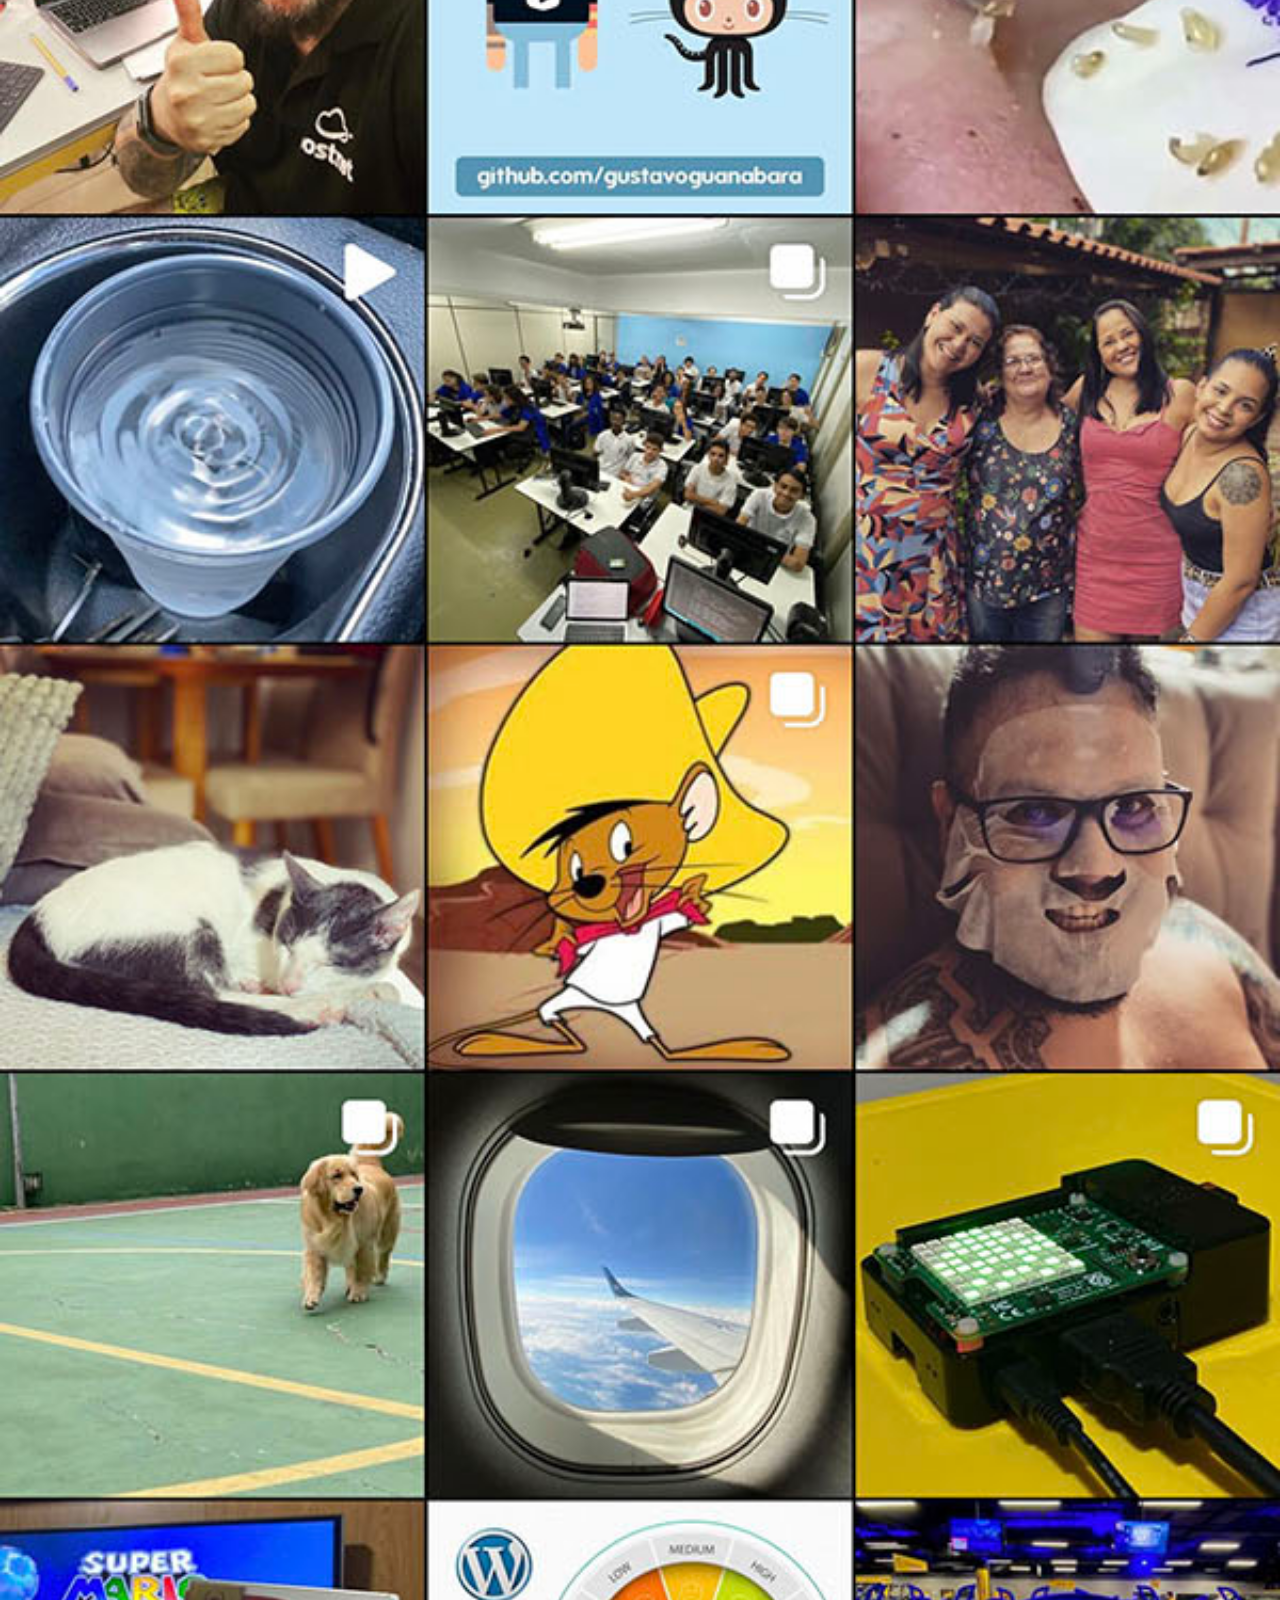
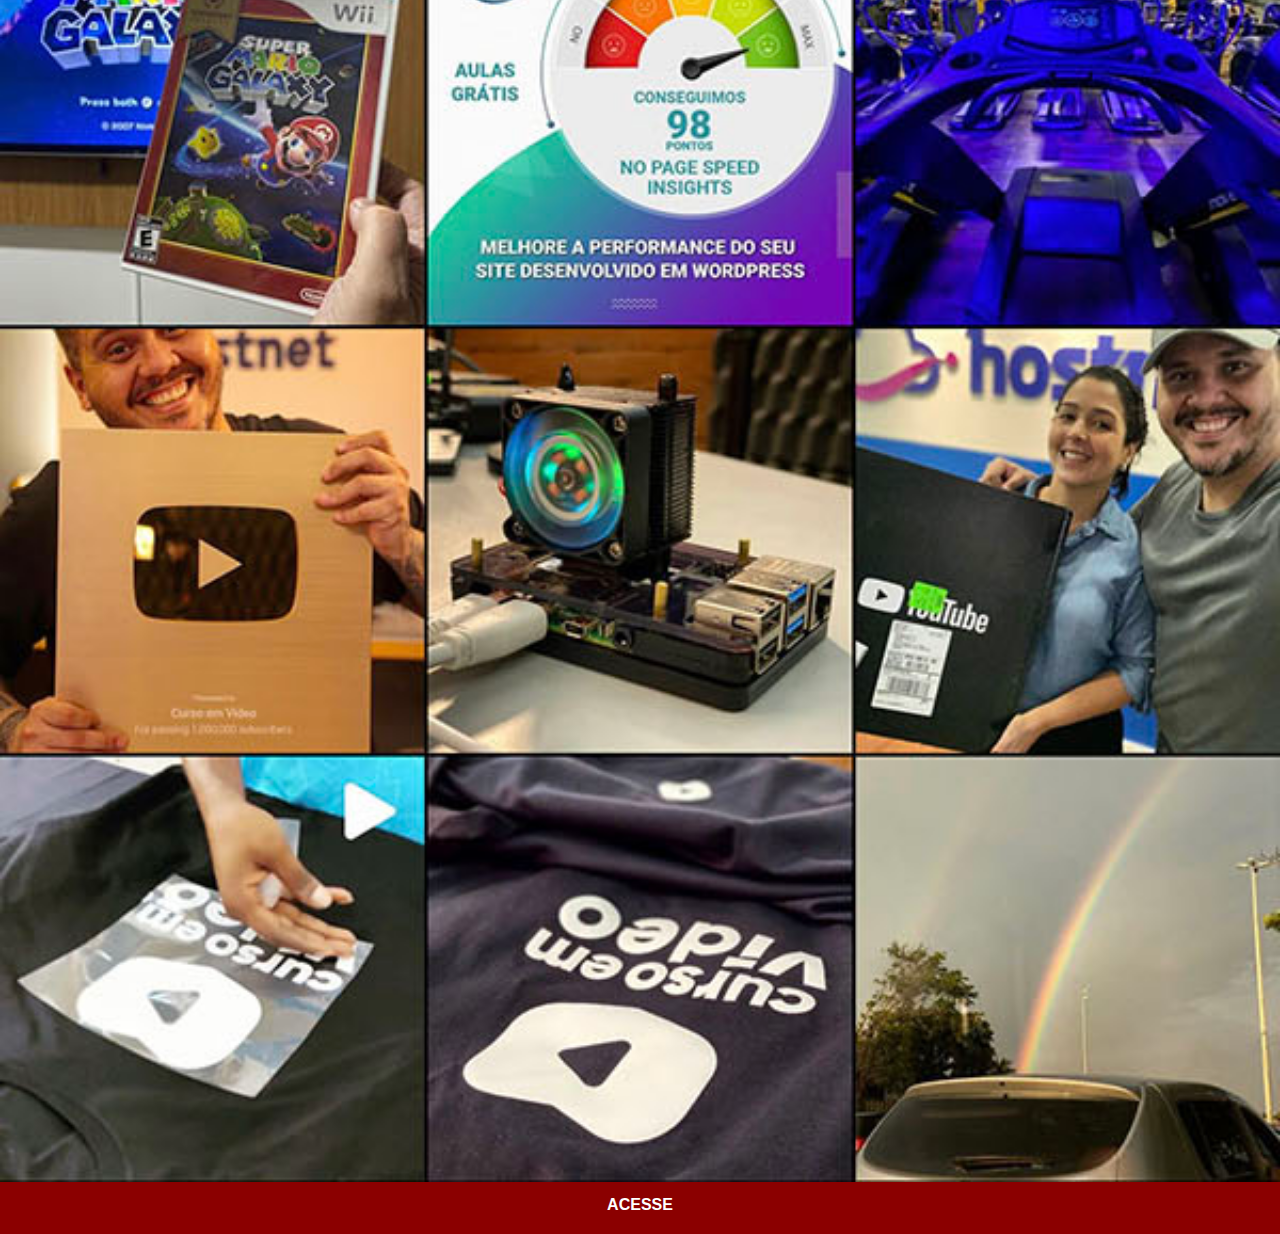
<file: instagram.html>
<!DOCTYPE html>
<html lang="pt-br">
<head>
    <meta charset="UTF-8">
    <meta name="viewport" content="width=device-width, initial-scale=1.0">
    <title>Instagram</title>
    <link rel="stylesheet" href="socials.css">
</head>
<body>
    <img src="midias/tela-instagram.jpg" alt="Instagram">

    <a href="https://www.instagram.com/gustavoguanabara/" target="_blank">ACESSE</a>
</body>
</html>
</file>
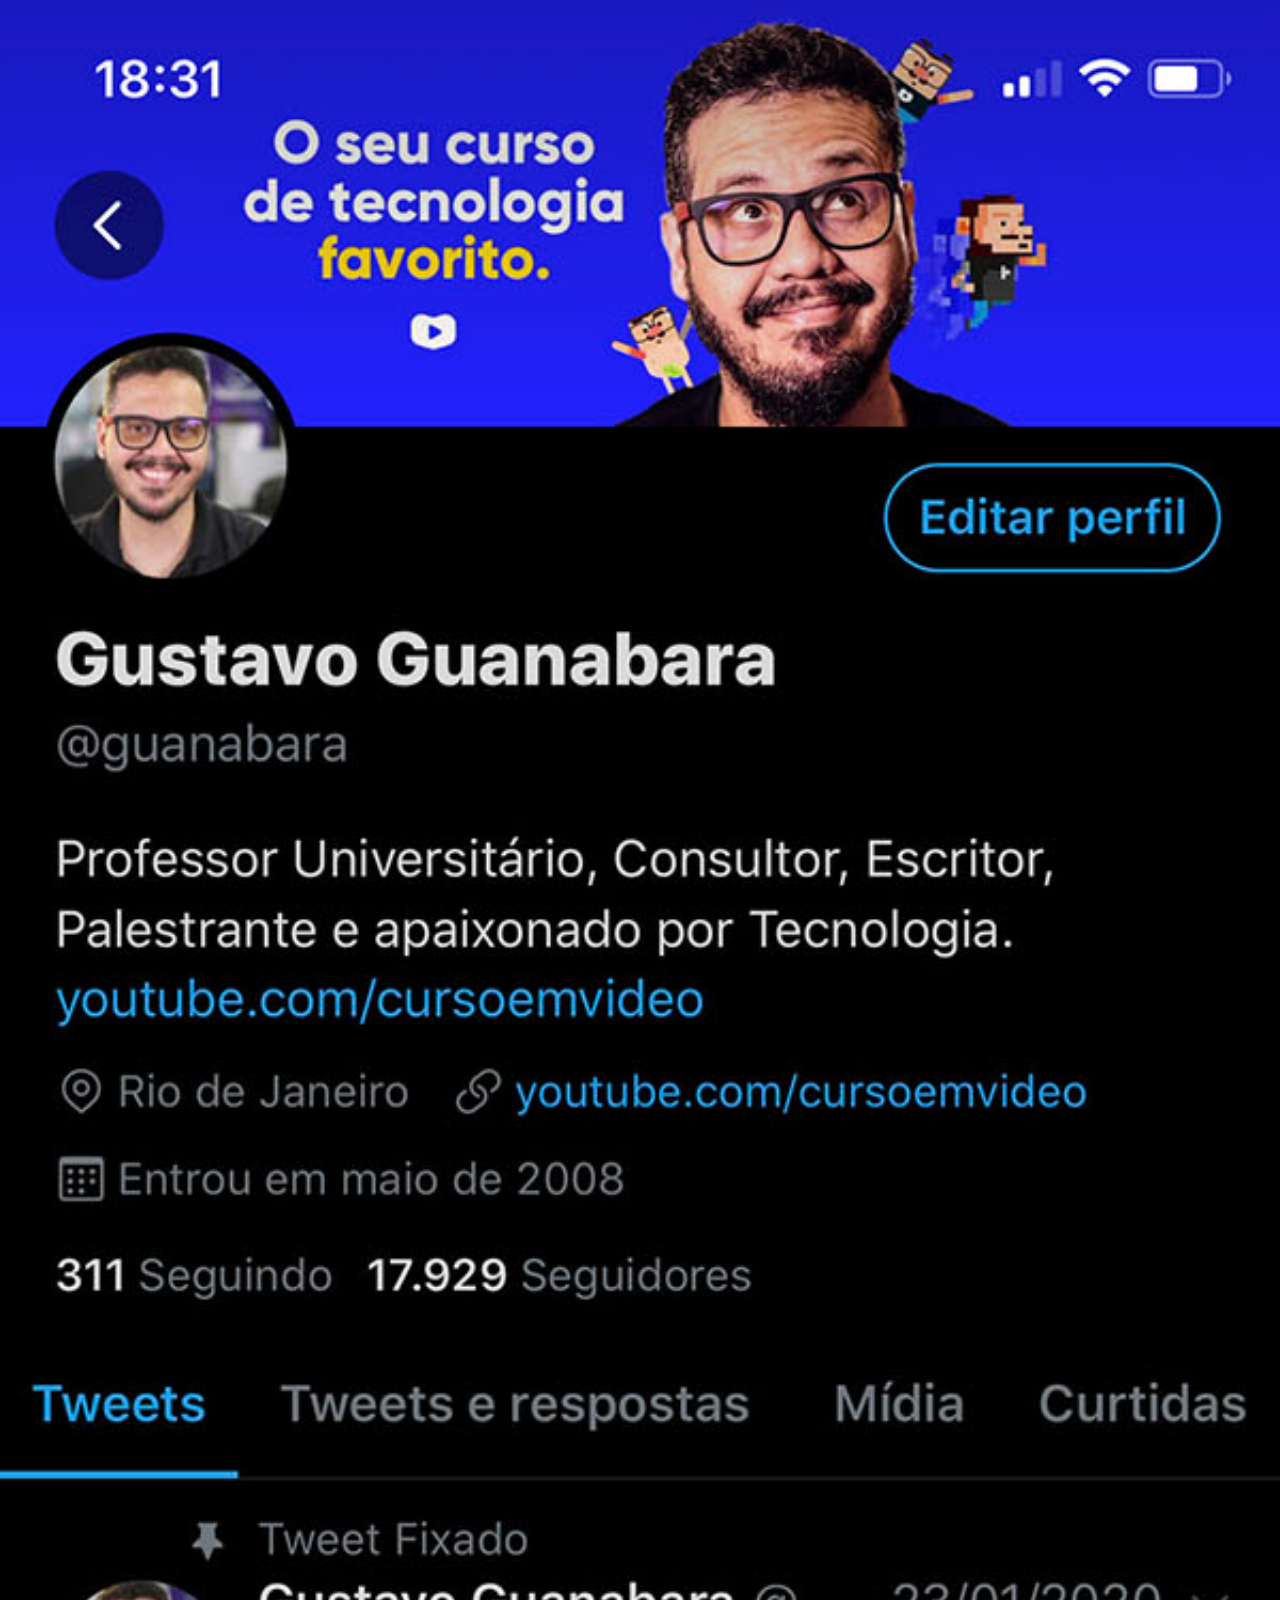
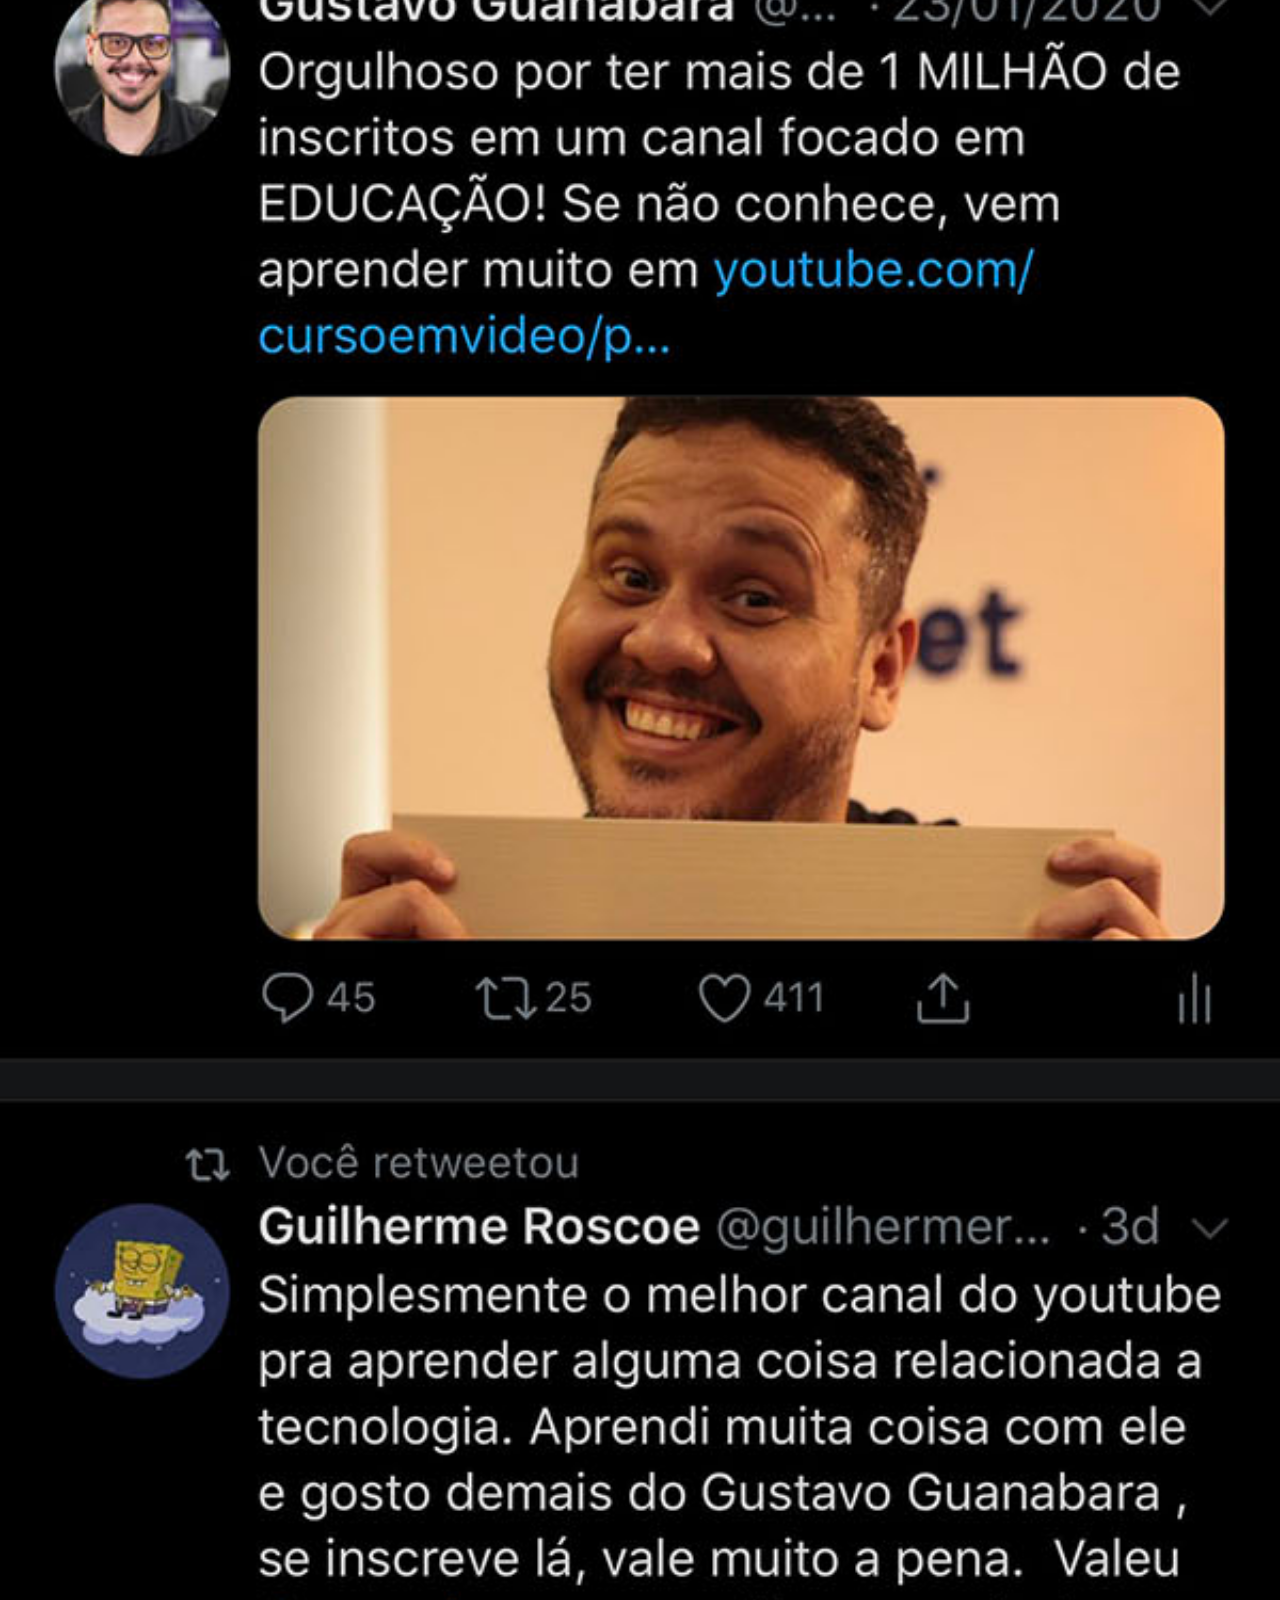
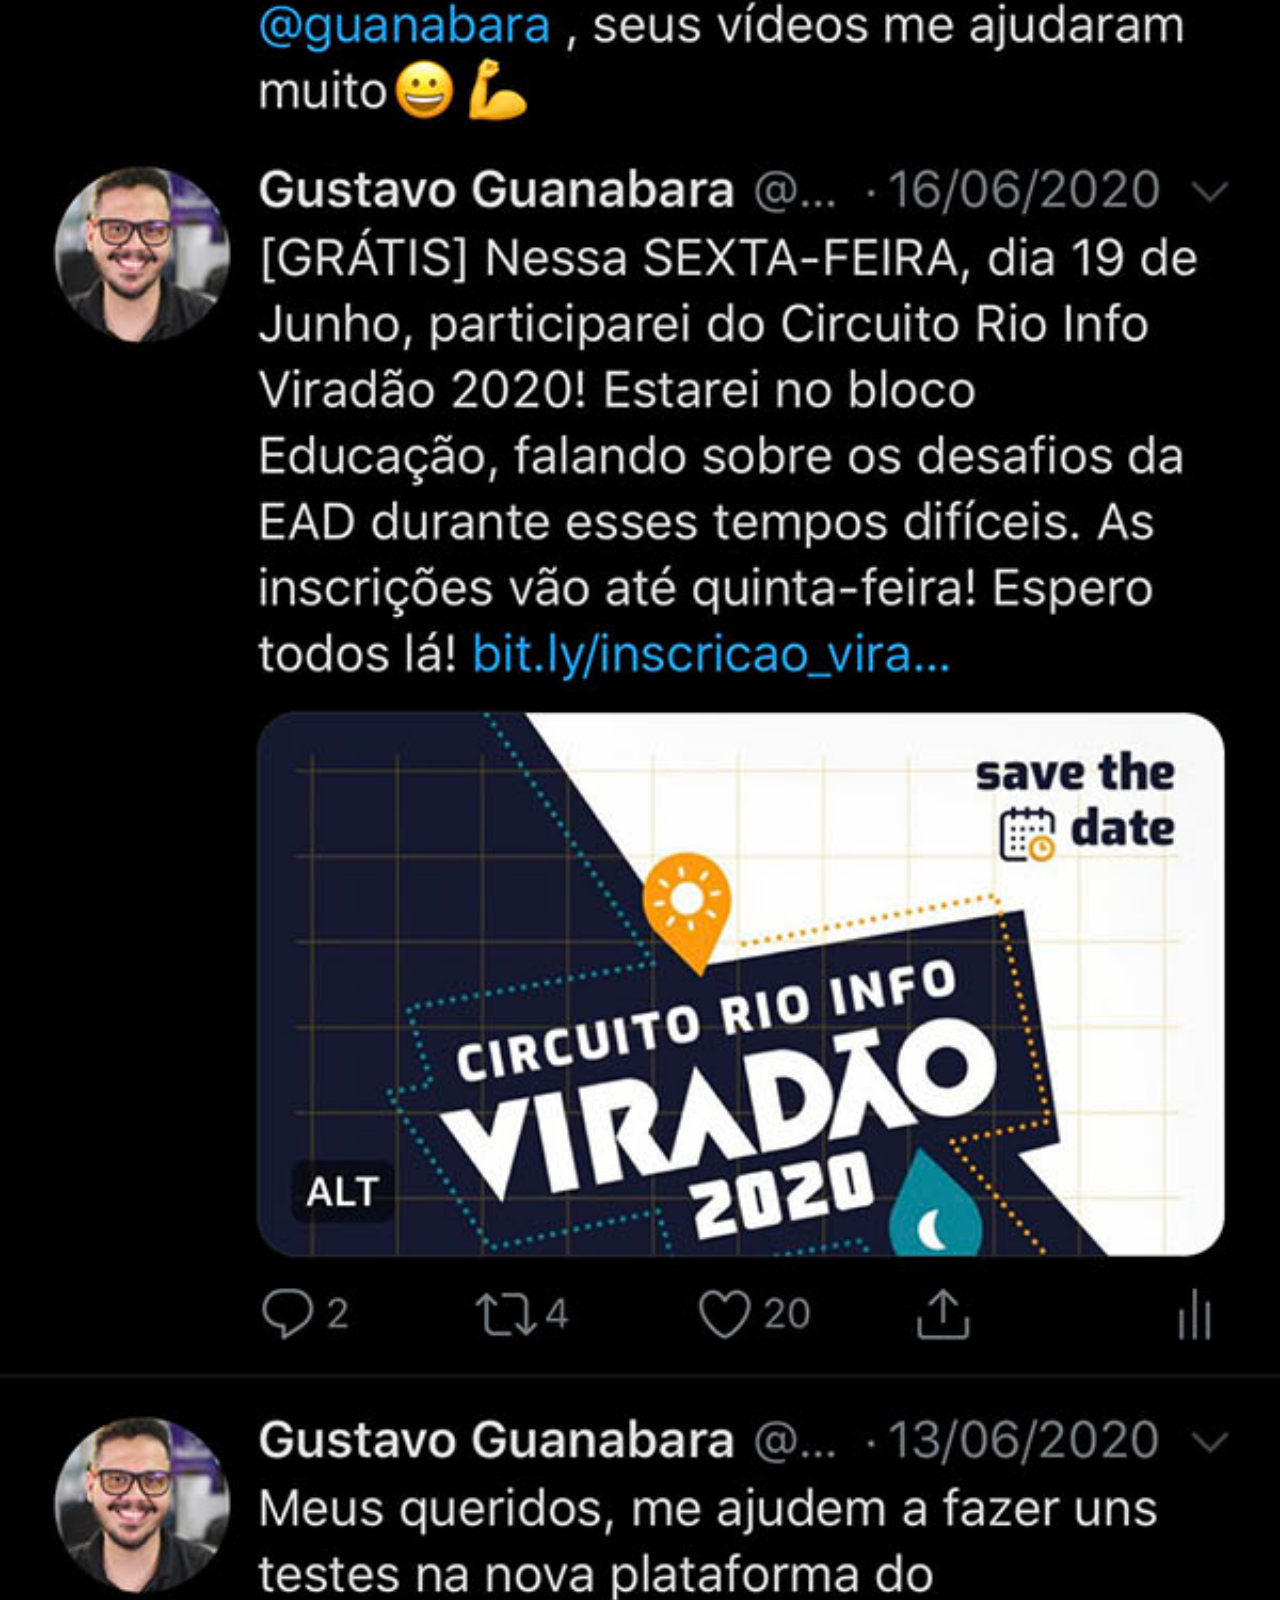
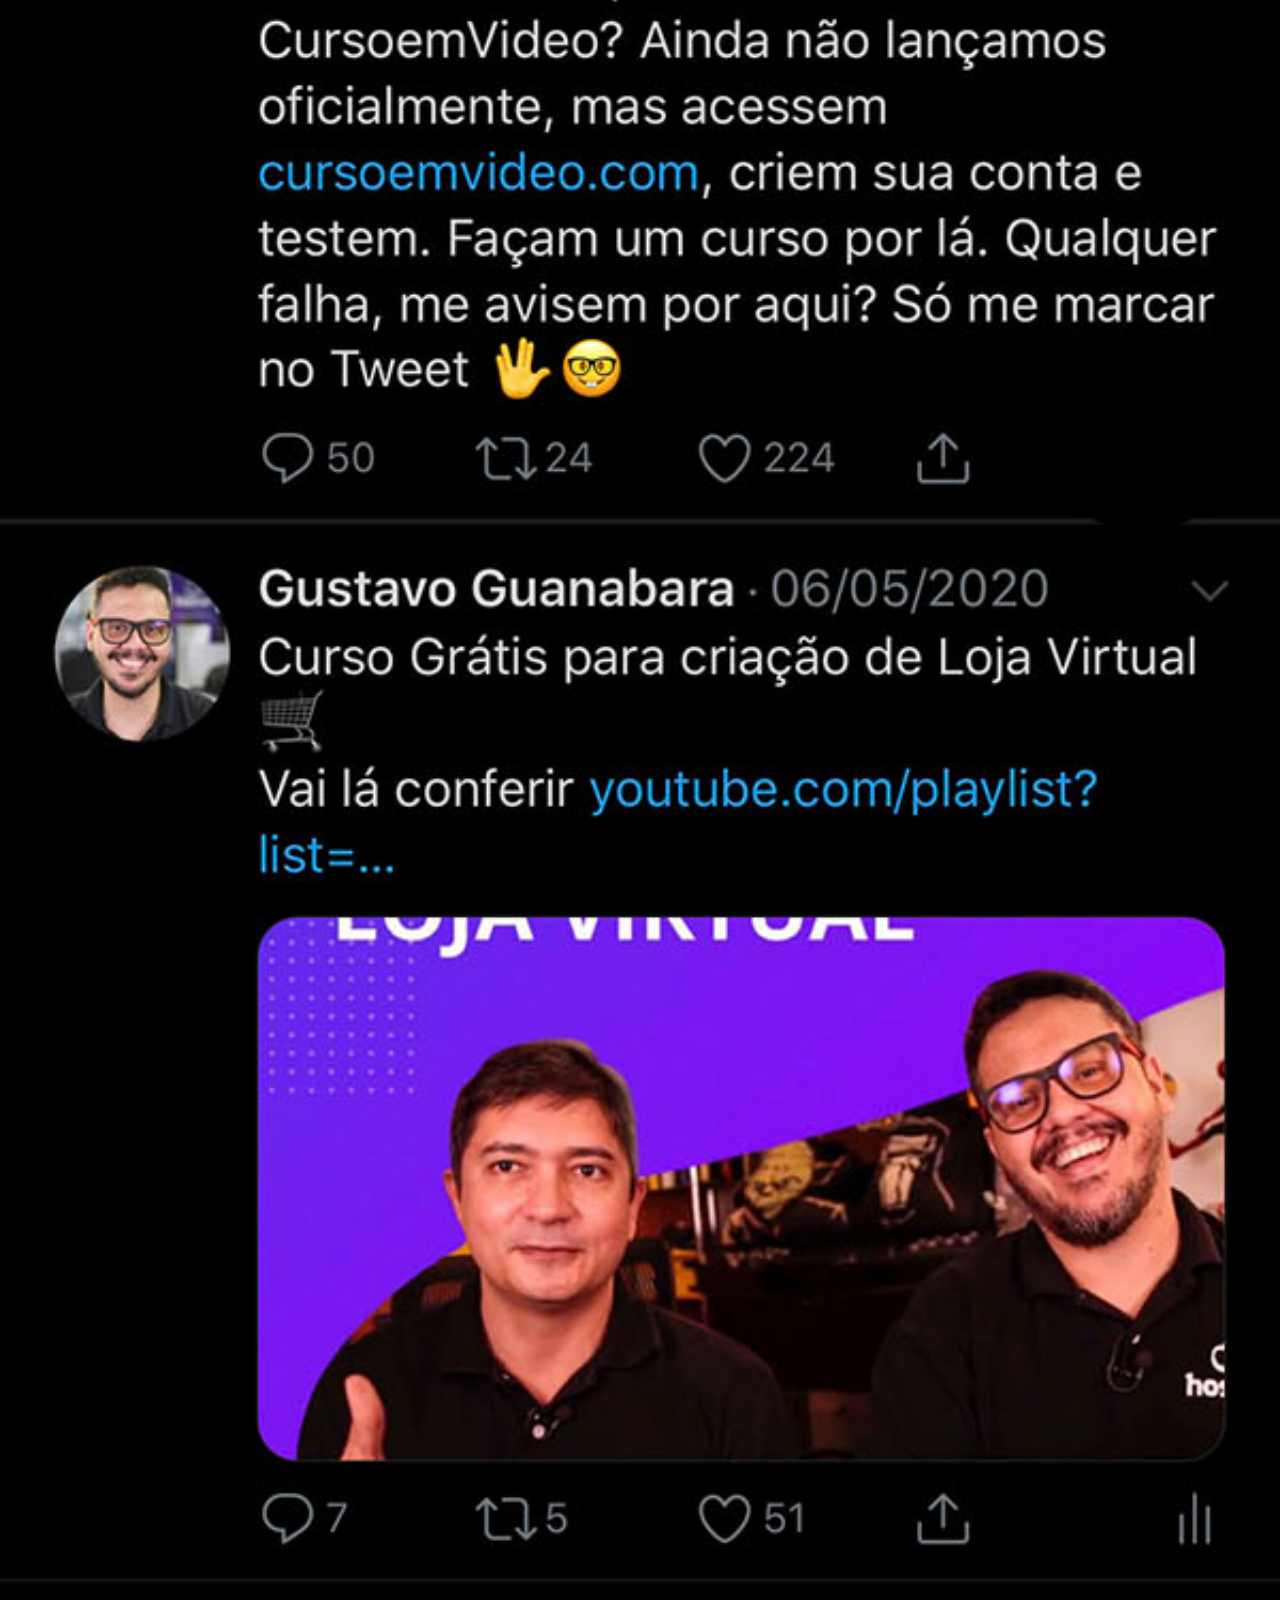
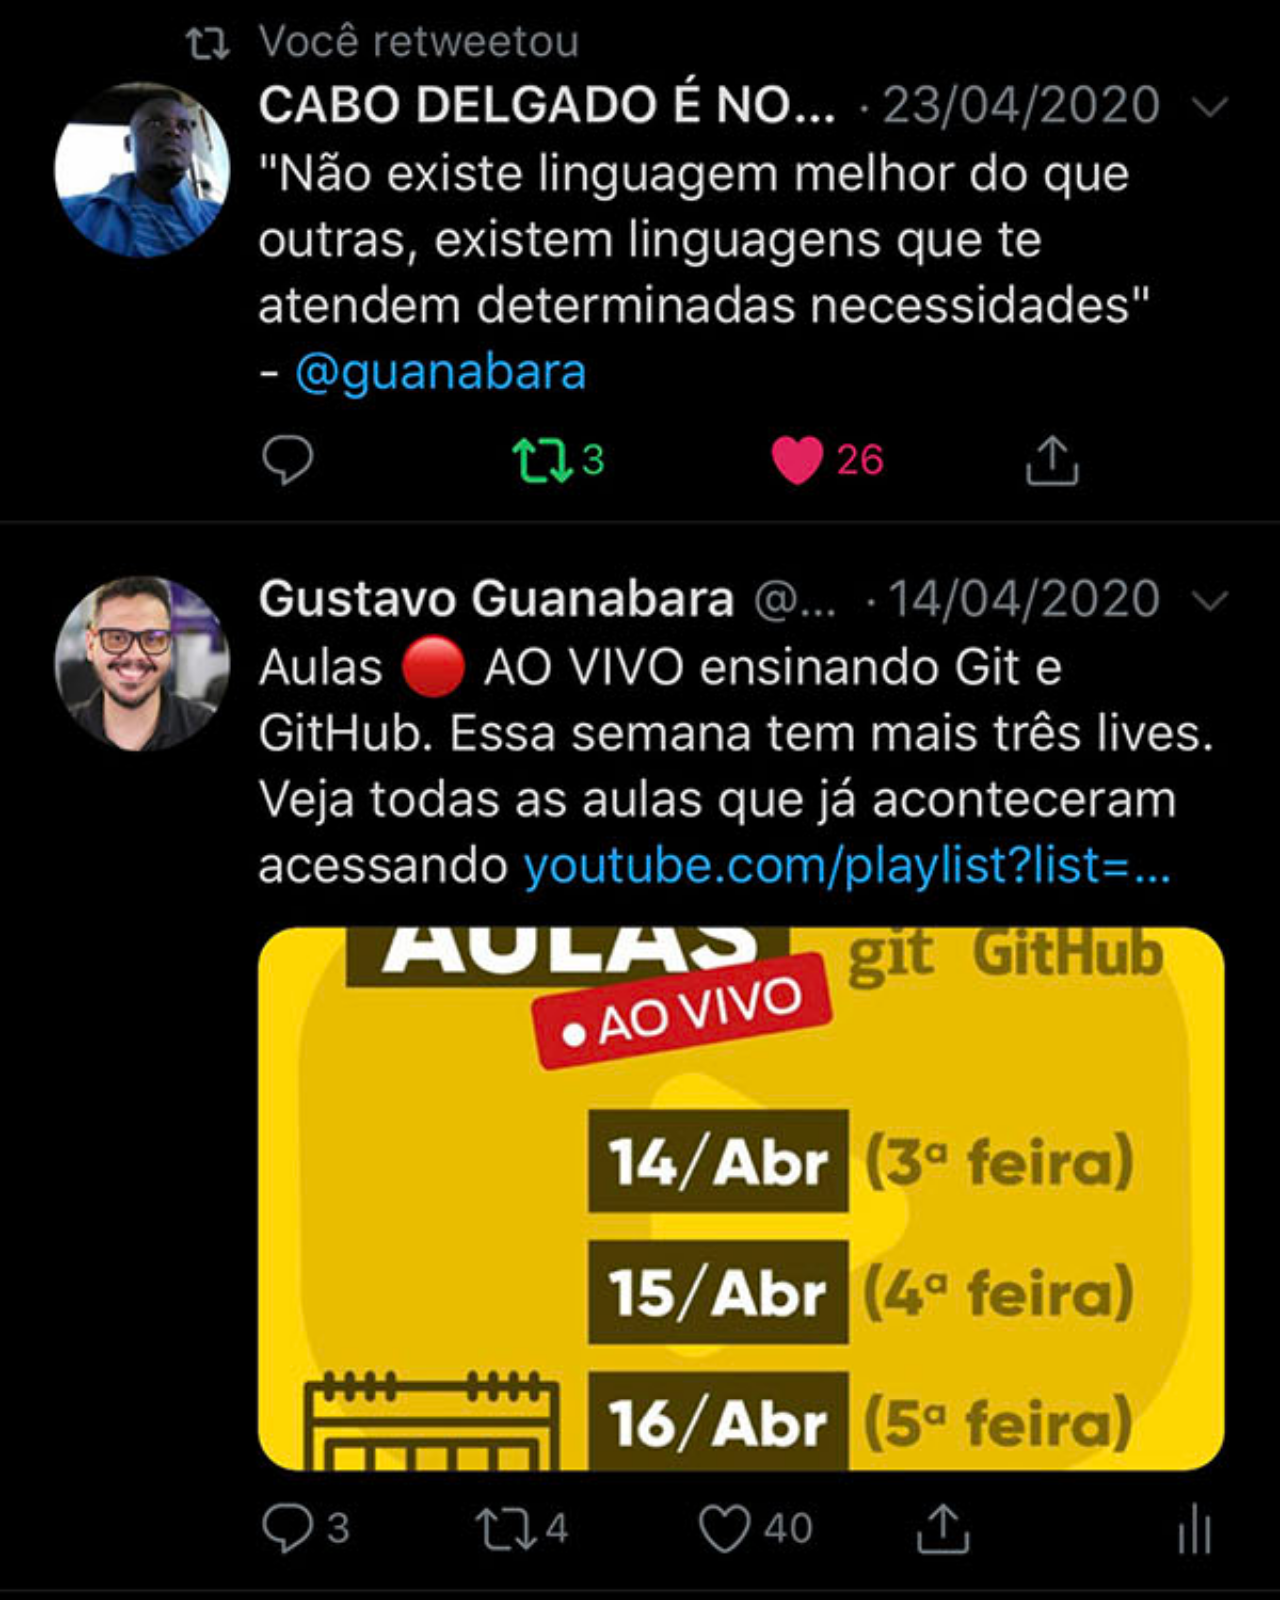
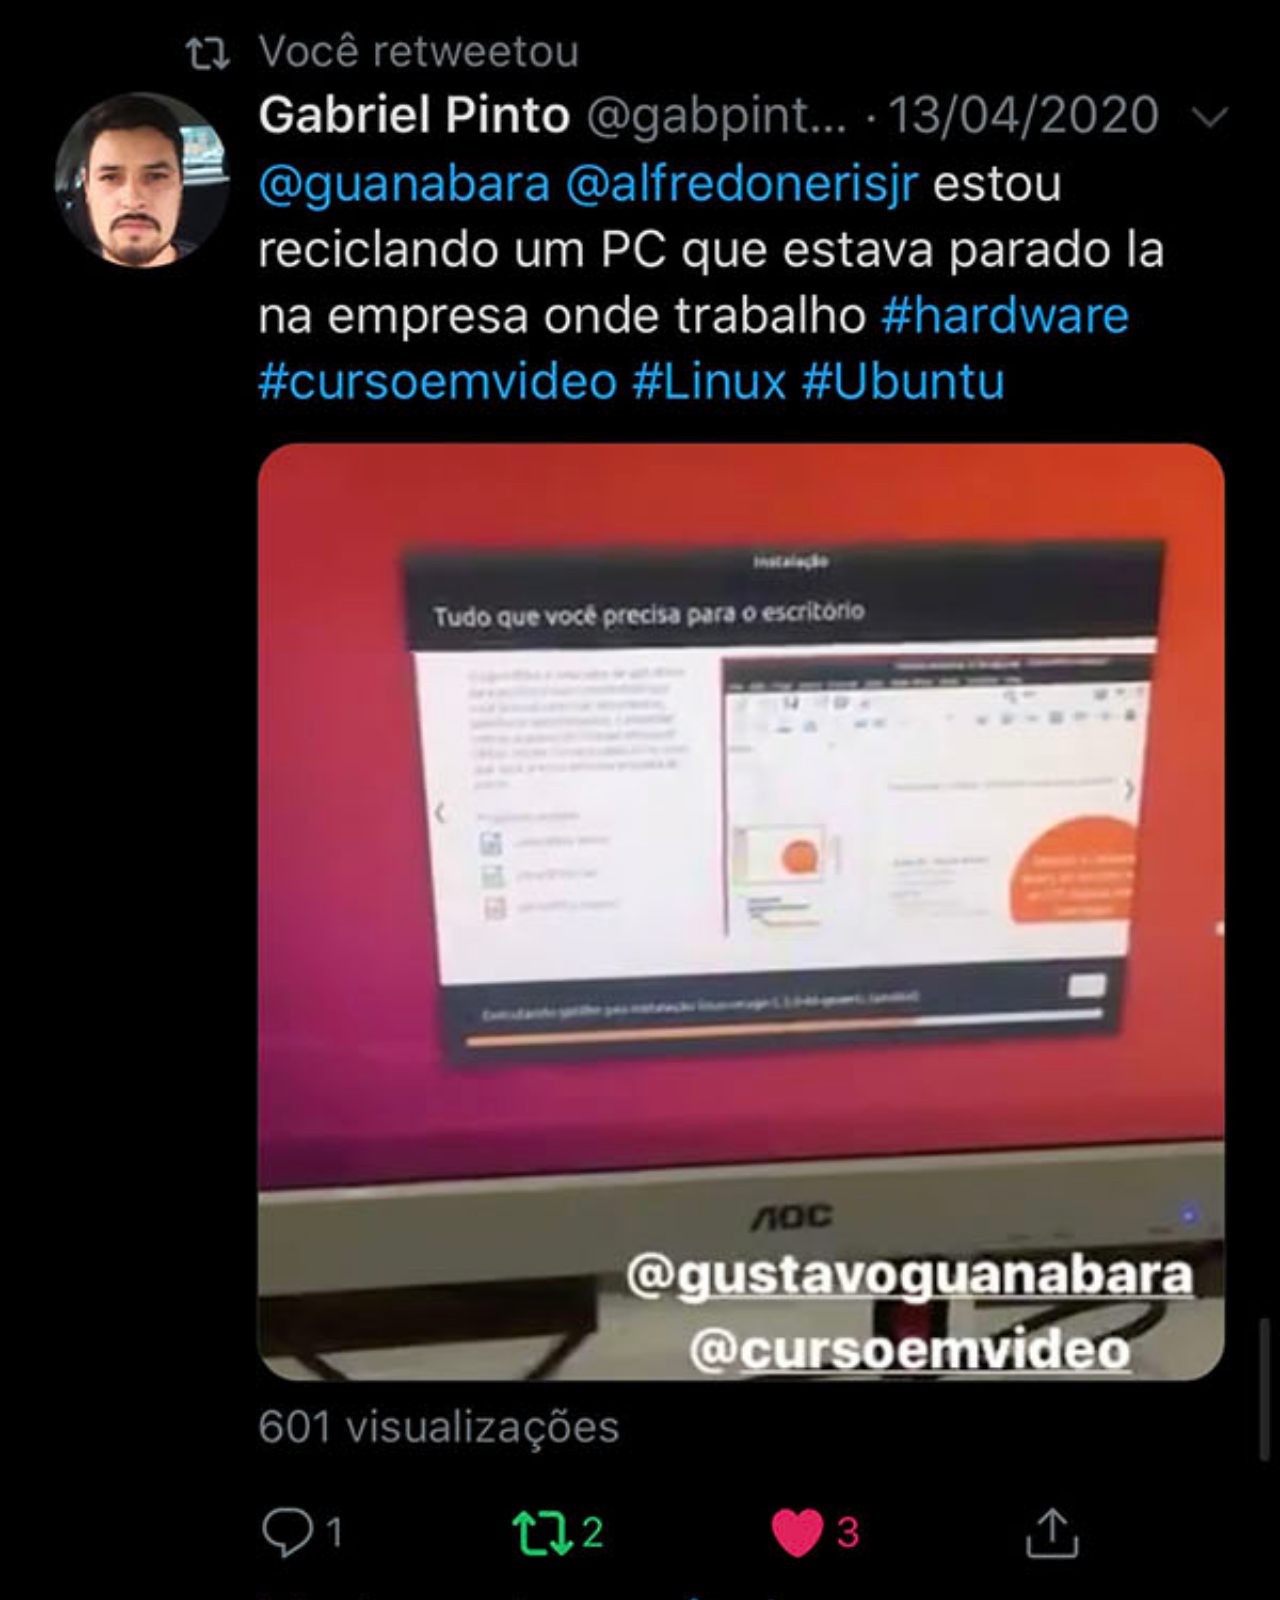
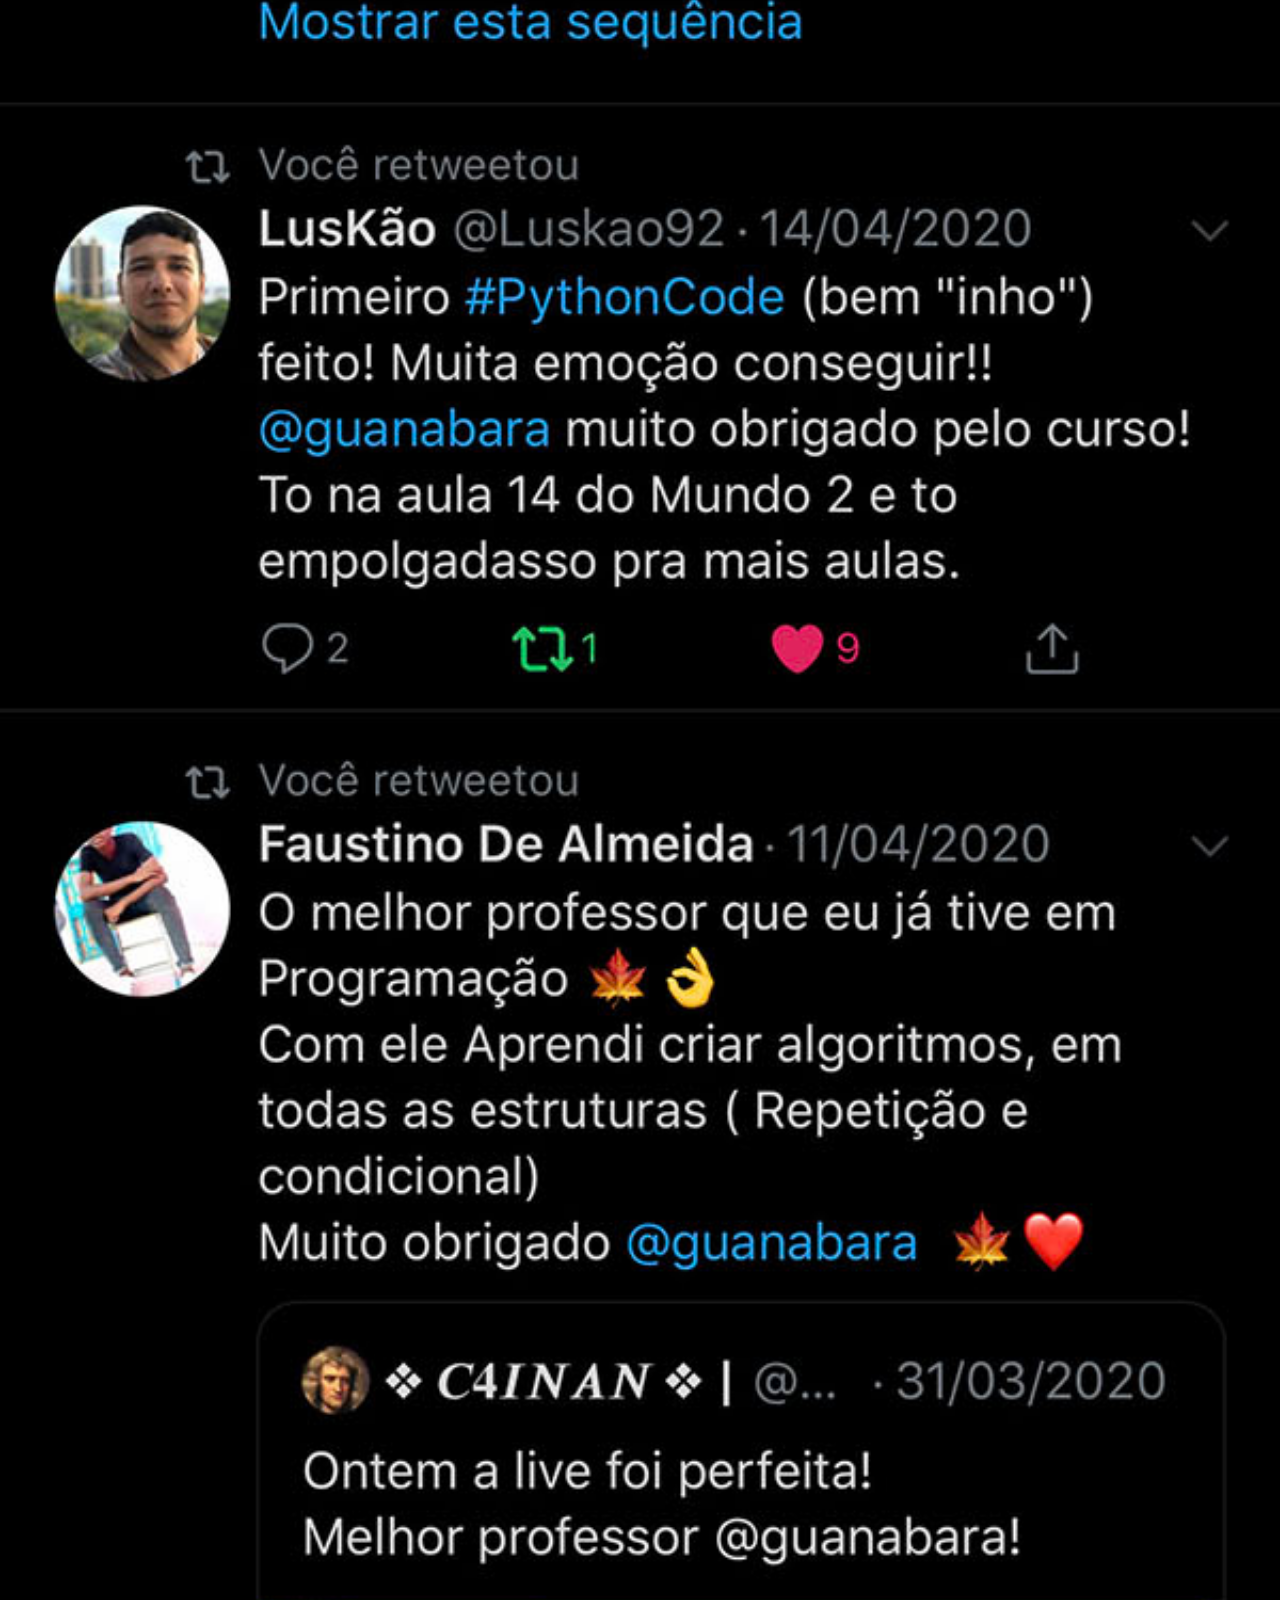
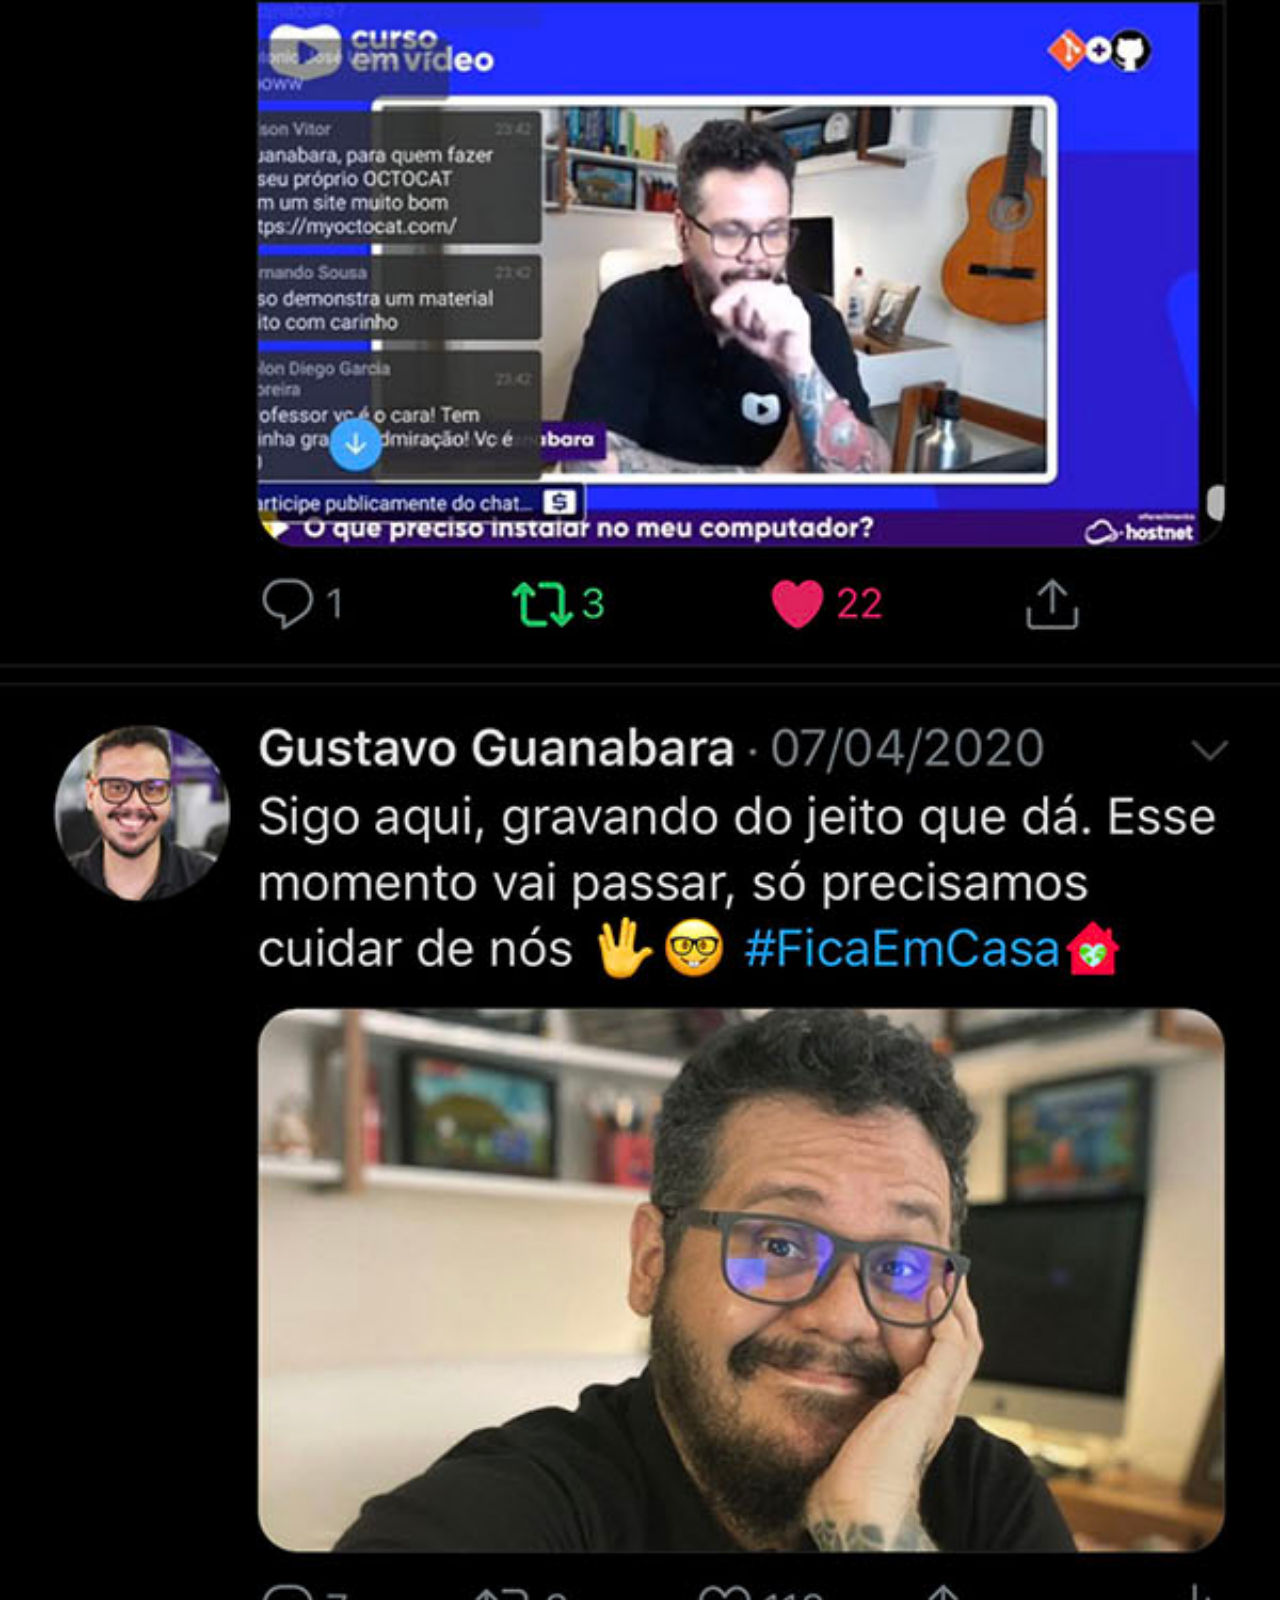
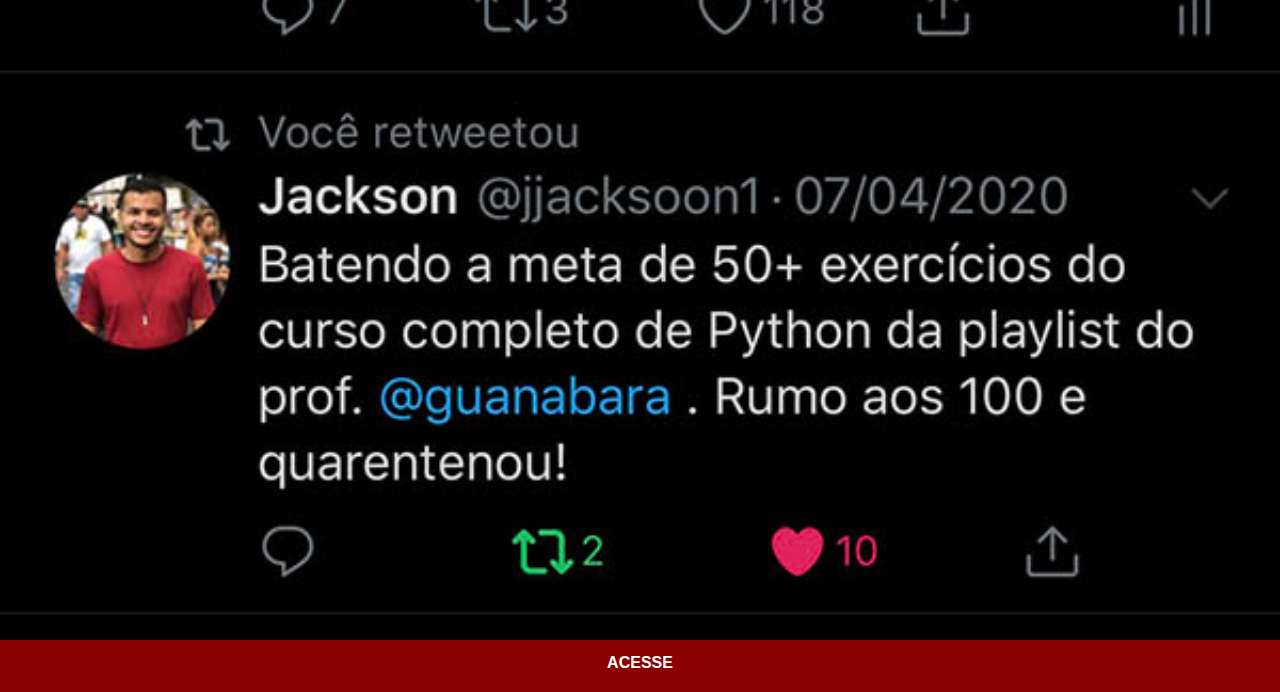
<file: twitter.html>
<!DOCTYPE html>
<html lang="pt-br">
<head>
    <meta charset="UTF-8">
    <meta name="viewport" content="width=device-width, initial-scale=1.0">
    <title>Twitter</title>
    <link rel="stylesheet" href="socials.css">
</head>
<body>
    <img src="midias/tela-twitter.jpg" alt="Twitter">

    <a href="https://x.com/guanabara" target="_blank">ACESSE</a>
</body>
</html>
</file>
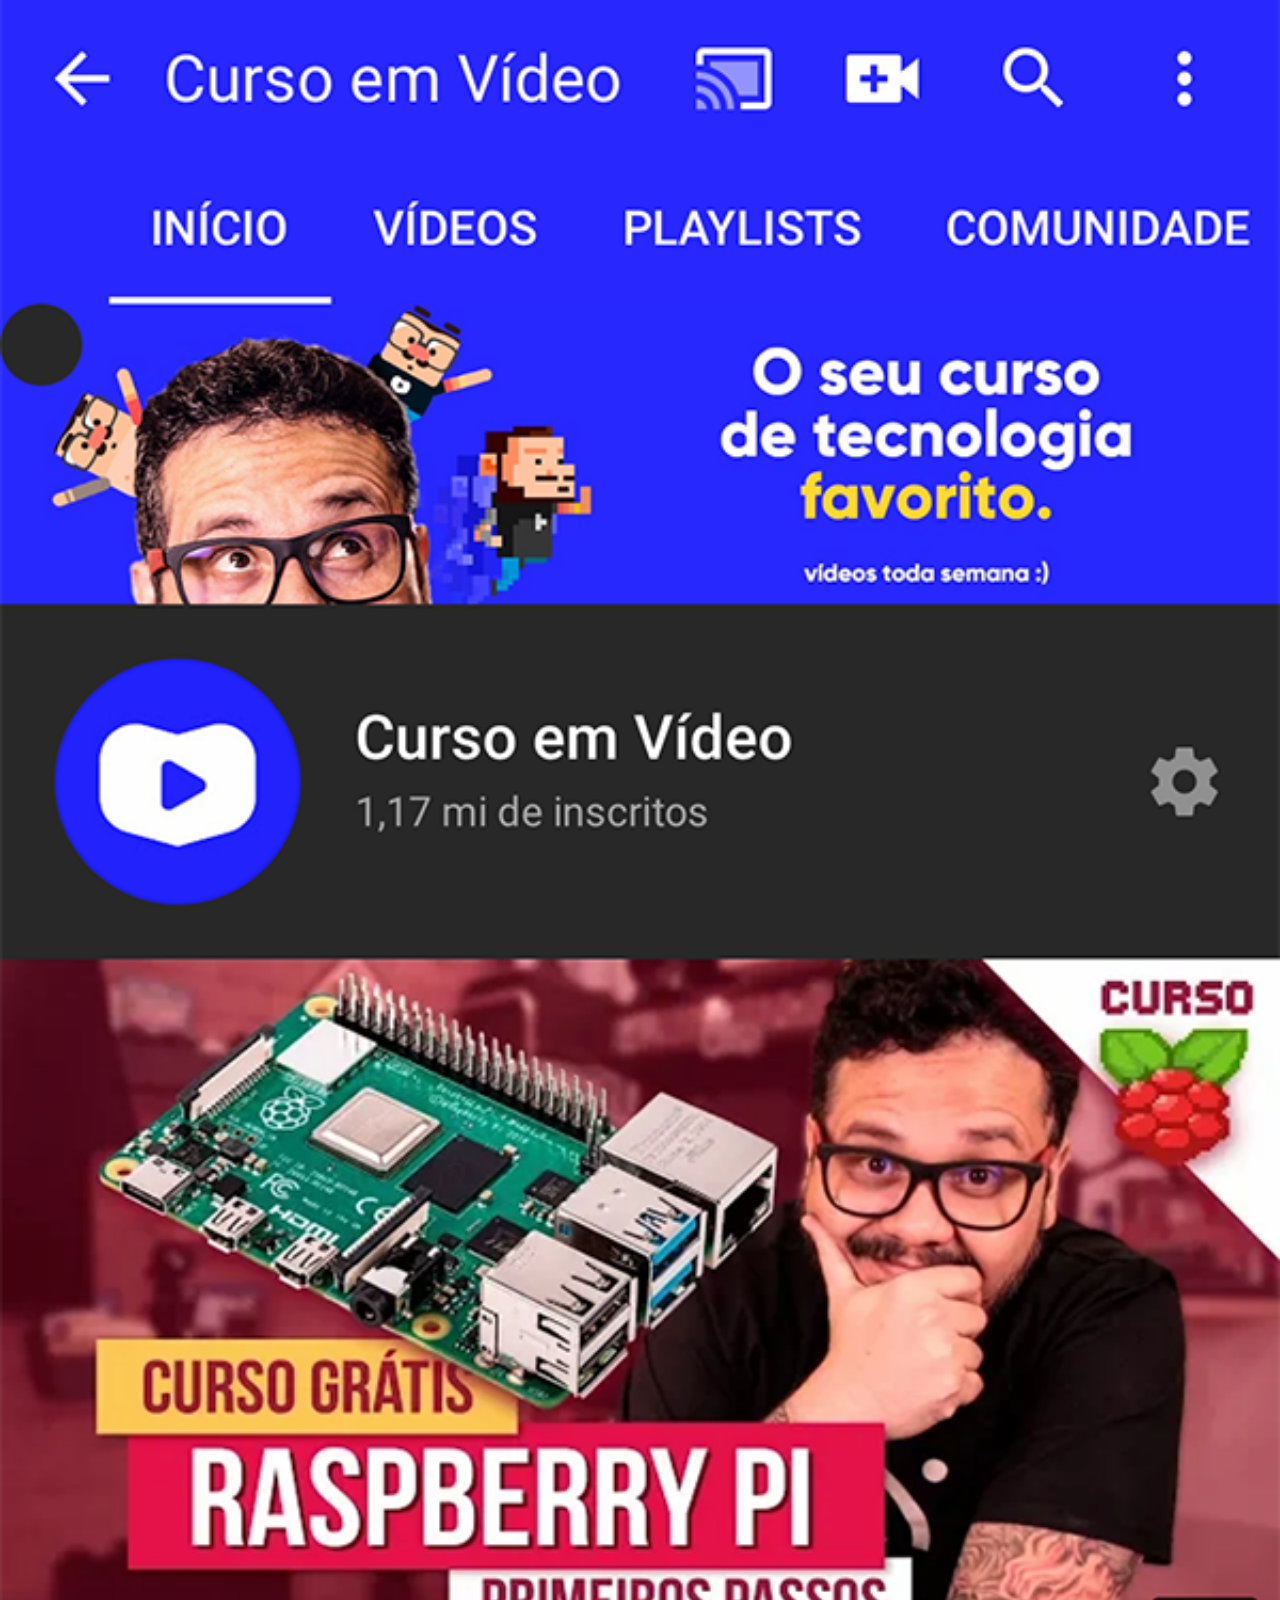
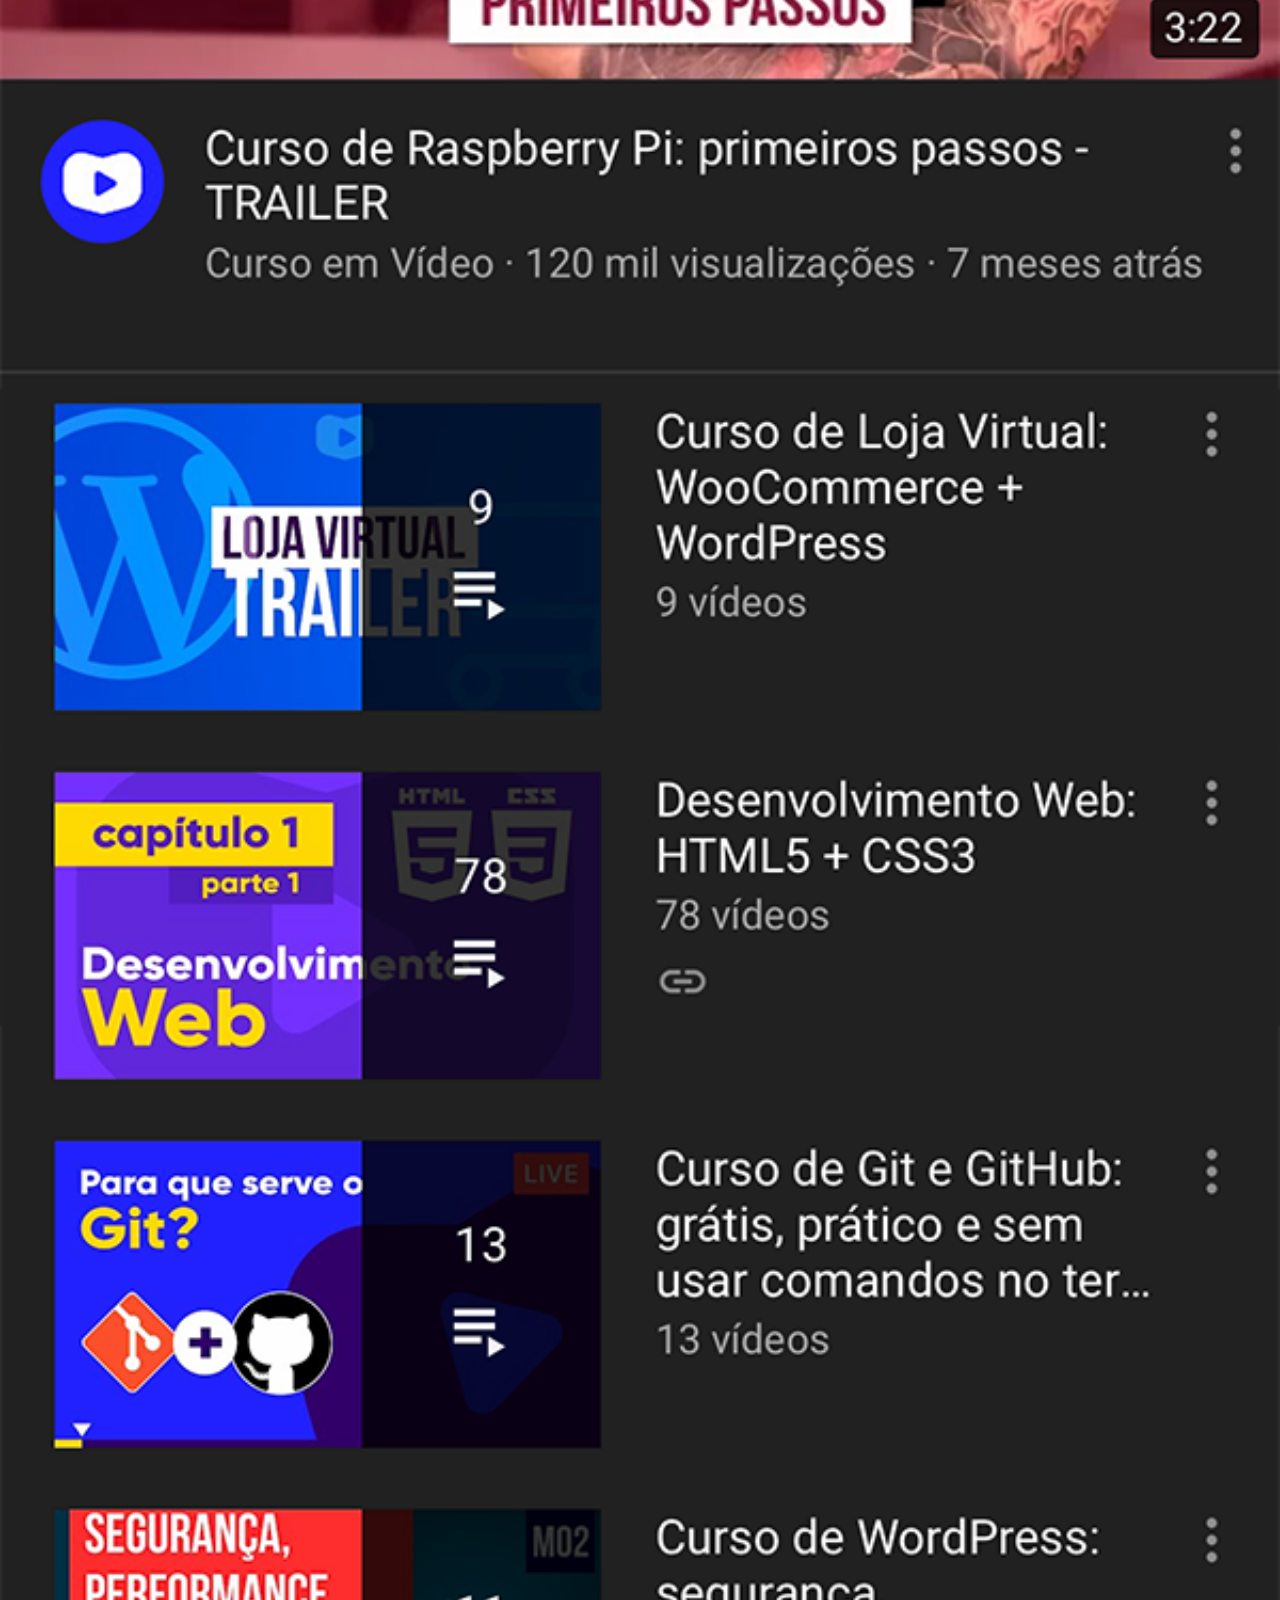
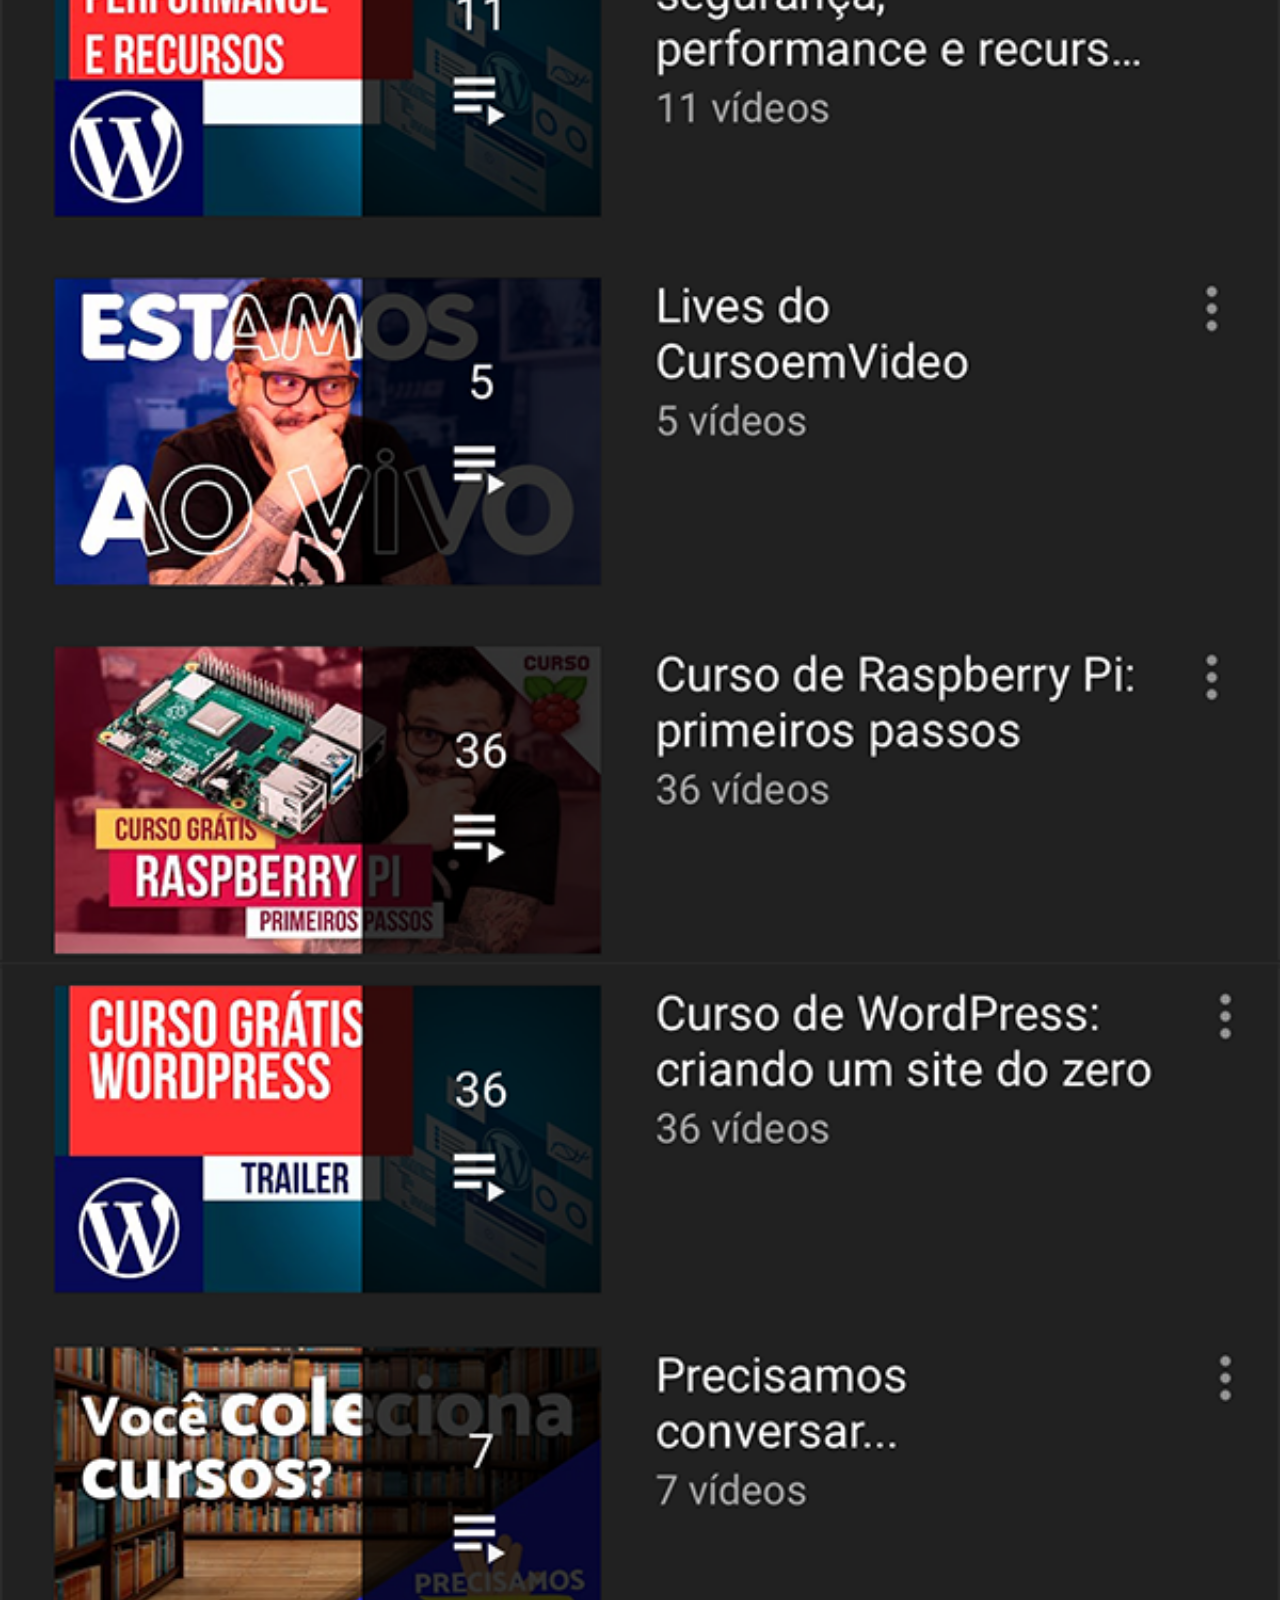
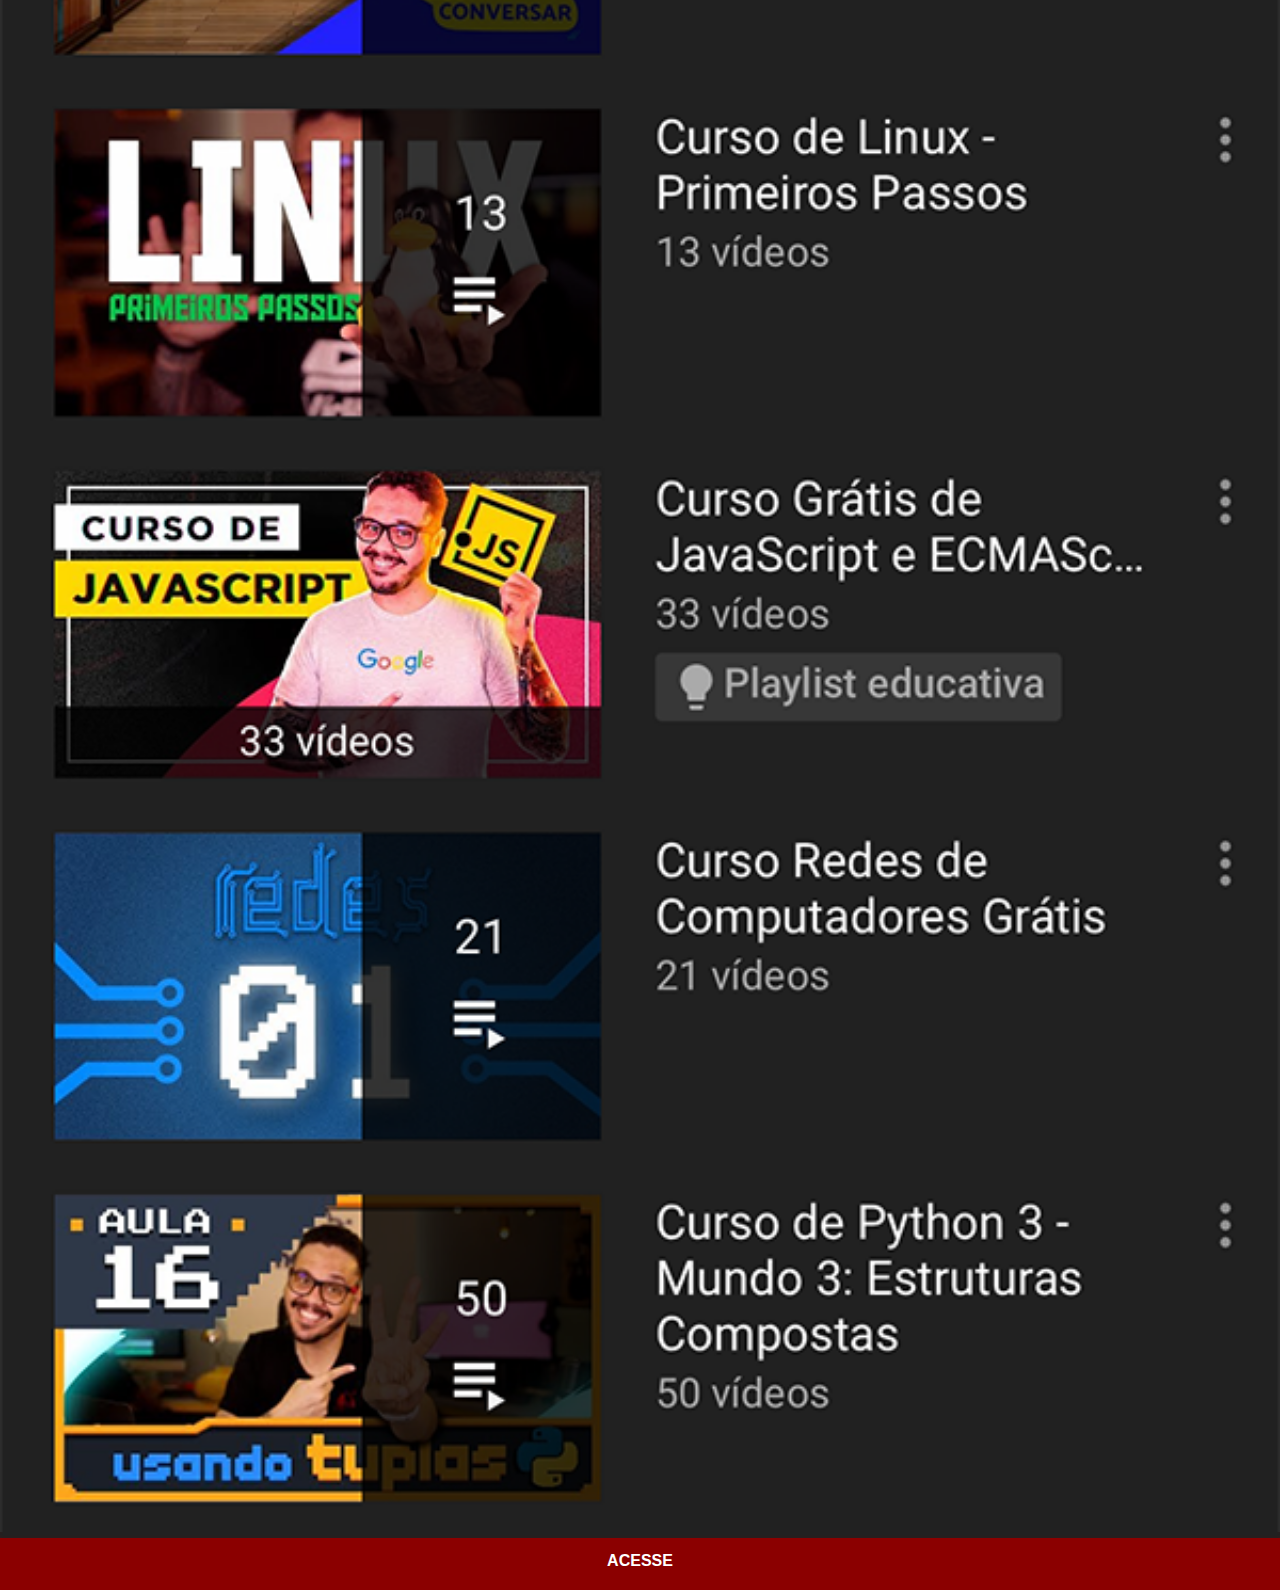
<file: youtube.html>
<!DOCTYPE html>
<html lang="pt-br">
<head>
    <meta charset="UTF-8">
    <meta name="viewport" content="width=device-width, initial-scale=1.0">
    <title>Youtube</title>
    <link rel="stylesheet" href="socials.css">
</head>
<body>
    <img src="midias/tela-youtube.png" alt="Youtube">

    <a href="https://www.youtube.com/c/CursoemV%C3%ADdeo/playlists" target="_blank">ACESSE</a>
</body>
</html>
</file>
<file: ex042.css>
@charset "UTF-8";

*{
    margin: 0%;
    padding: 0%;
    font-family: Arial, Helvetica, sans-serif;
}
body{
    height: 100vh;
    width: 100vw;
    background-image: url(midias/fundo-madeira.jpg);
    background-size: cover;
    background-attachment: fixed;
    background-position: center center;
}
main{
    position: relative;
    height: 100vh;
}
#telefone{
    position: absolute;
    top: 50%;
    left: 50%;
    transform: translate(-50%, -50%);

    background-image: url(midias/frame-iphone.png);
    background-position: center center;
    background-repeat: no-repeat;
    height: 627px;
    width: 311px;
}
iframe#tela{
    position: relative;
    top: 80px;
    left: 20px;
    height: 472px;
    width: 270px;
}
#redes-sociais{
    text-align: right;
    padding: 10px;
}
section#redes-sociais img{
    height: 50px;
    margin: 10px;
    border-radius: 50%;
    box-shadow: 2px 2px 5px rgba(0, 0, 0, 0.534);
    box-sizing: border-box;
}
section#redes-sociais img:hover{
    border: 2px solid white;
    transform: translate(-3px,-3px);
    box-shadow: 5px 5px 10px rgba(0, 0, 0, 0.534);
    transition: transform .3s, border .3s;
}
</file>
<file: socials.css>
@charset "UTF-8";

*{
    margin: 0px;
    padding: 0px;
}
::-webkit-scrollbar{
    width: 0px;
    height: 0px;
}
body{
    font-family: Arial, Helvetica, sans-serif;
    width: 100vw;
    height: 100vh;
}
img{
    width: 100vw;
}
a{
    display: block;
    background-color: darkred;
    margin: -10px;
    padding: 20px;
    text-decoration: none;
    text-align: center;
    color: white;
    font-weight: bold;
}
a:hover{
    background-color: red;
}
</file>
